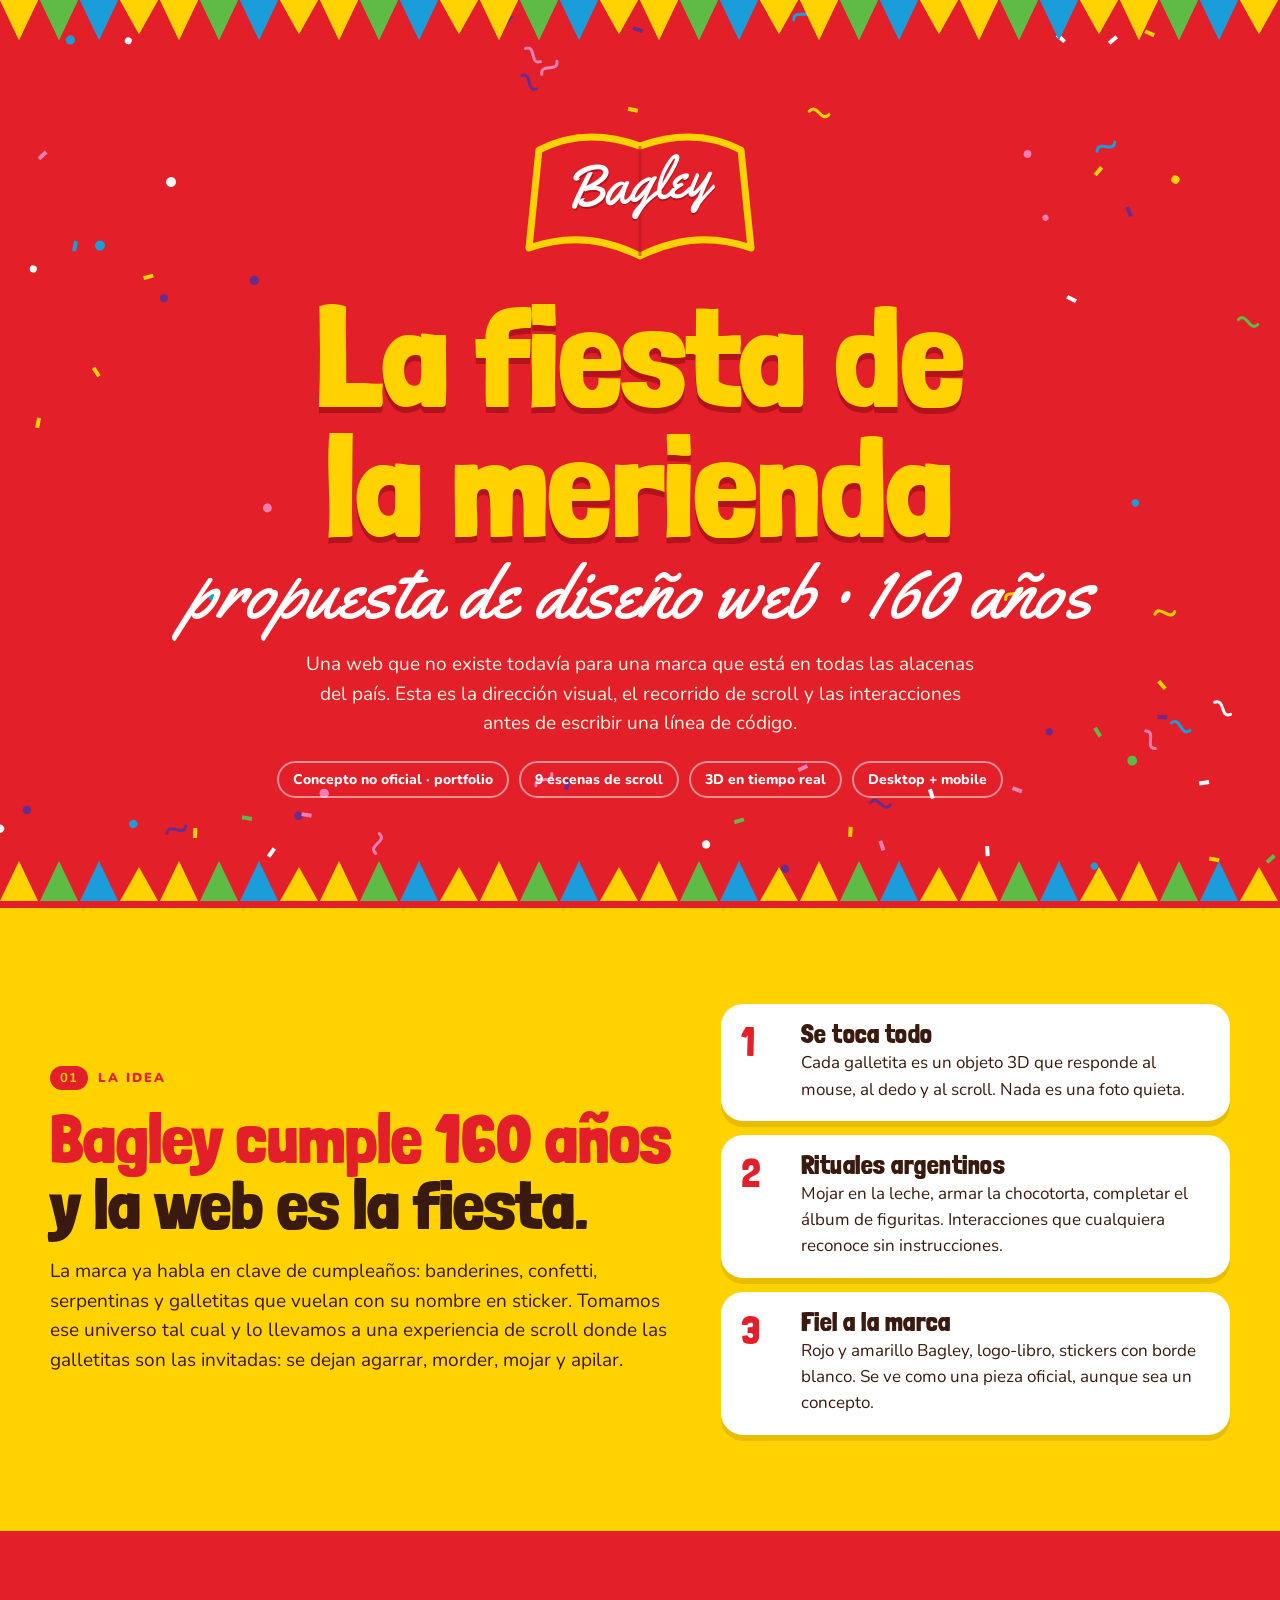
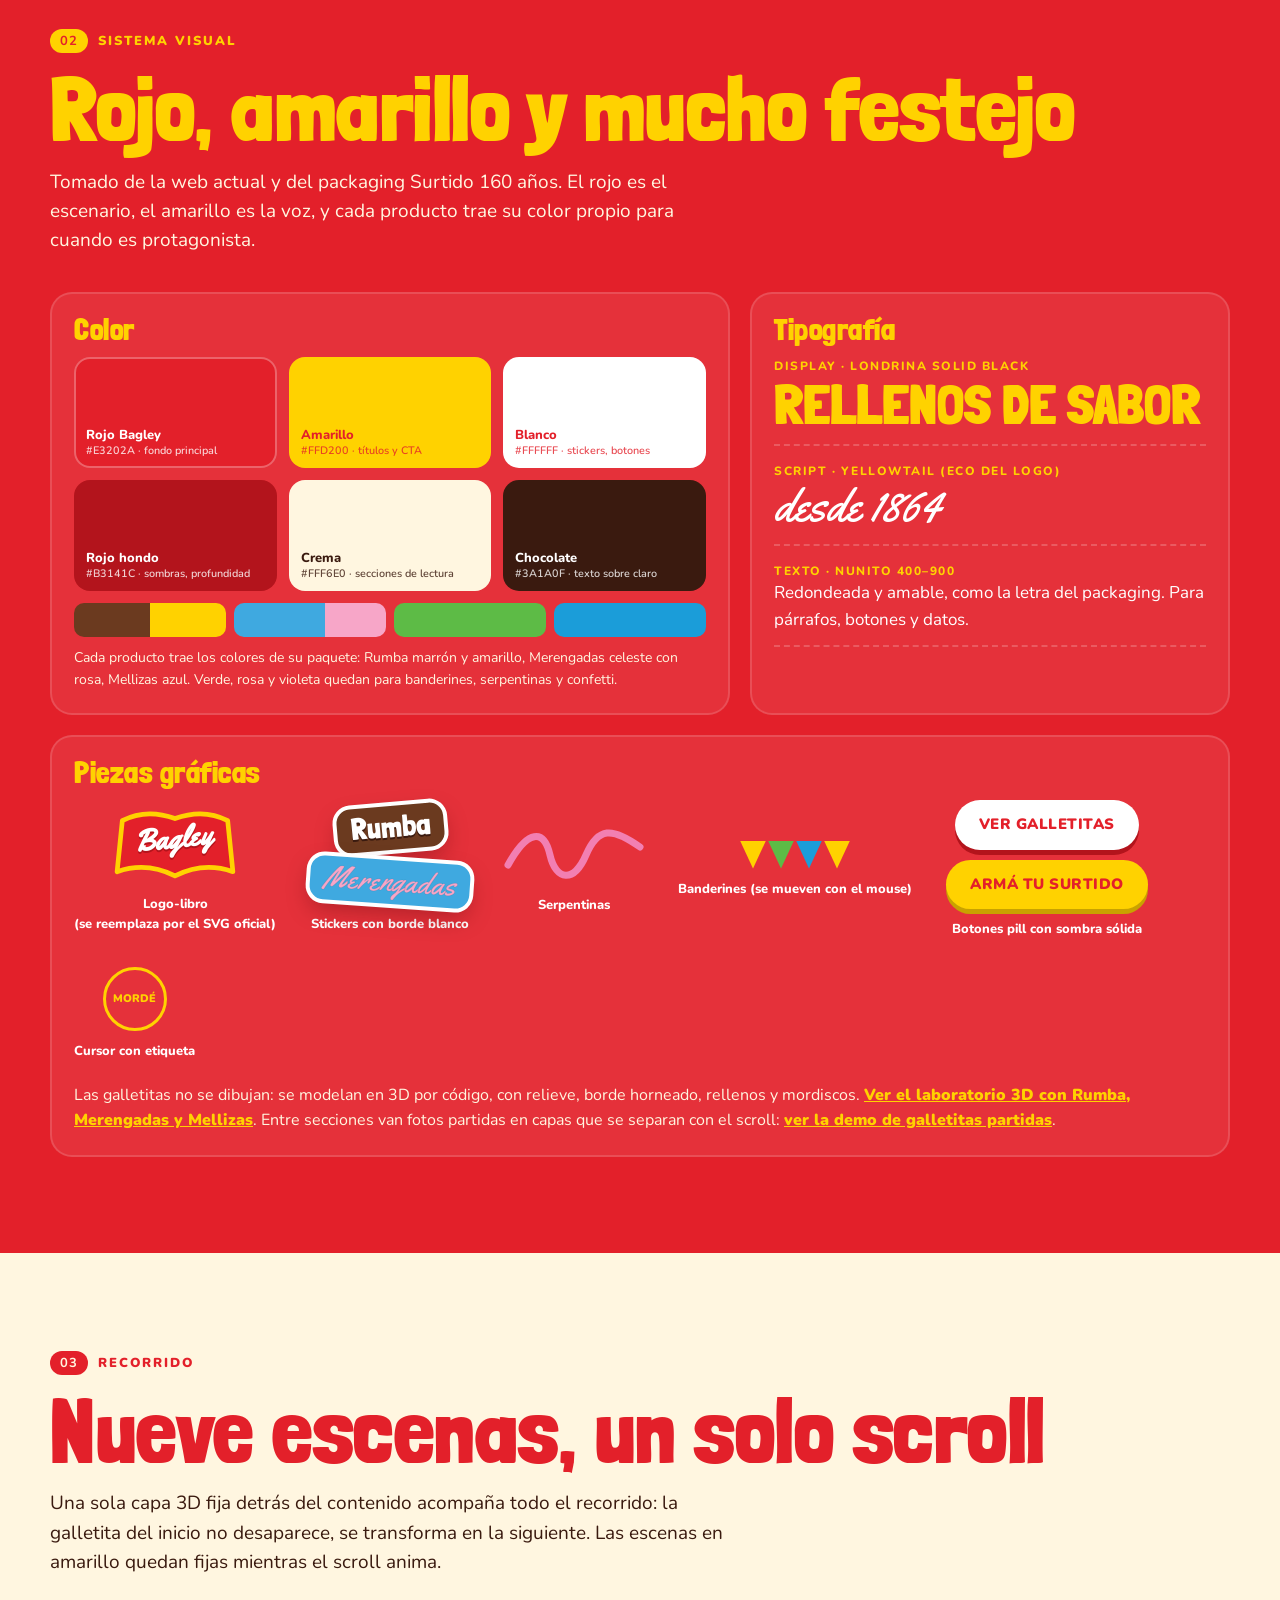
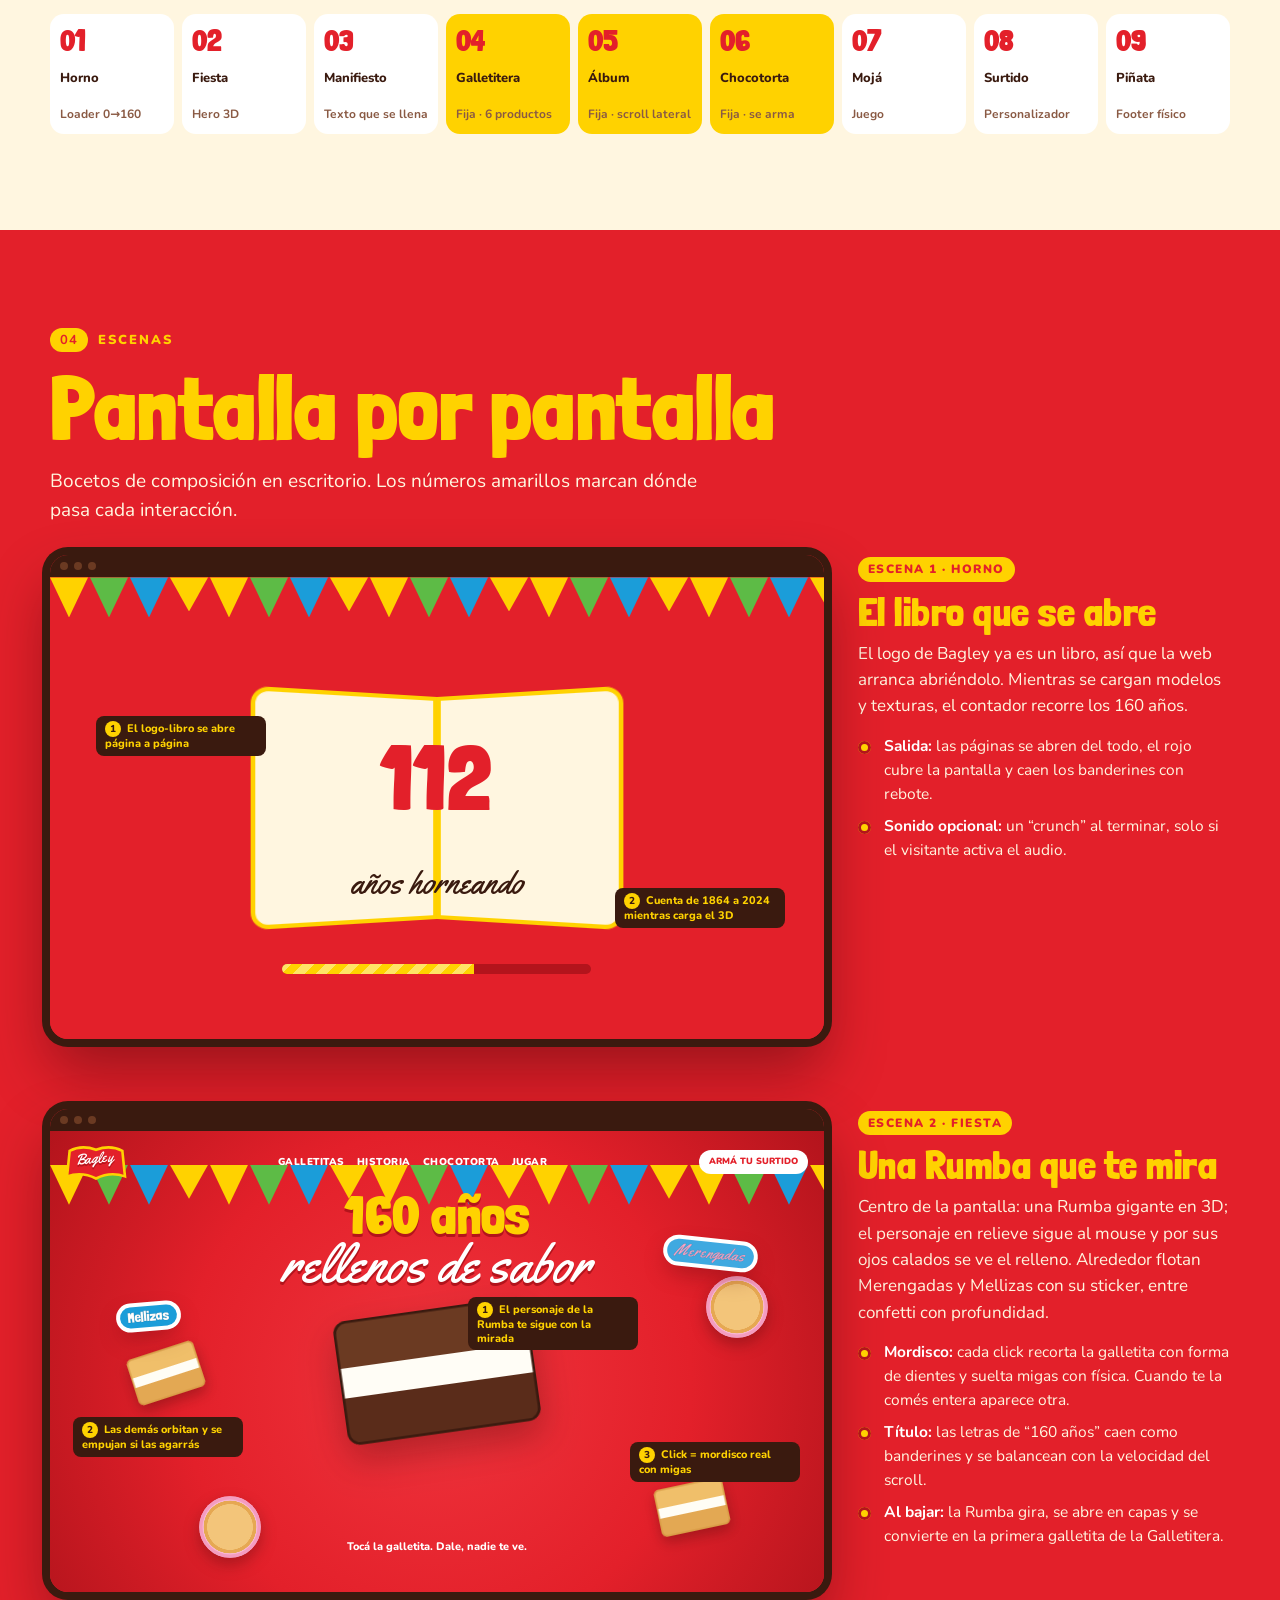
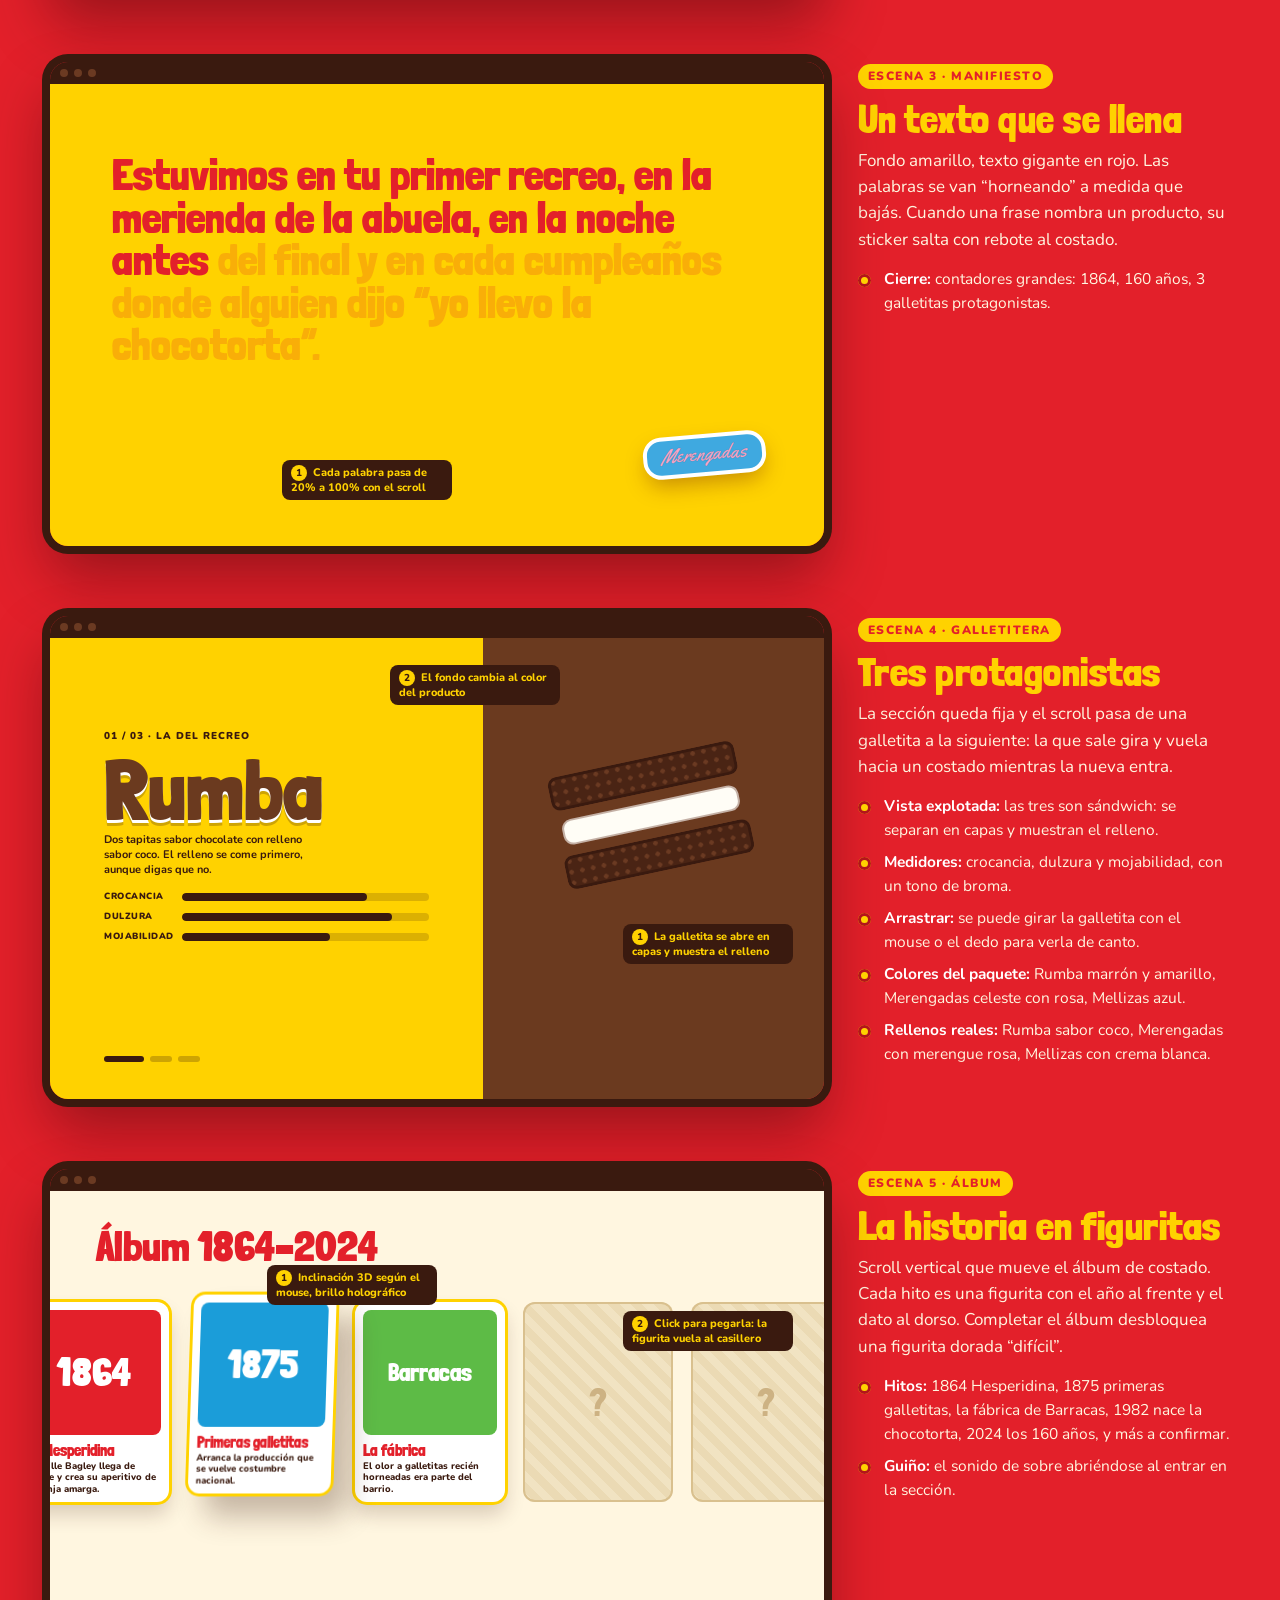
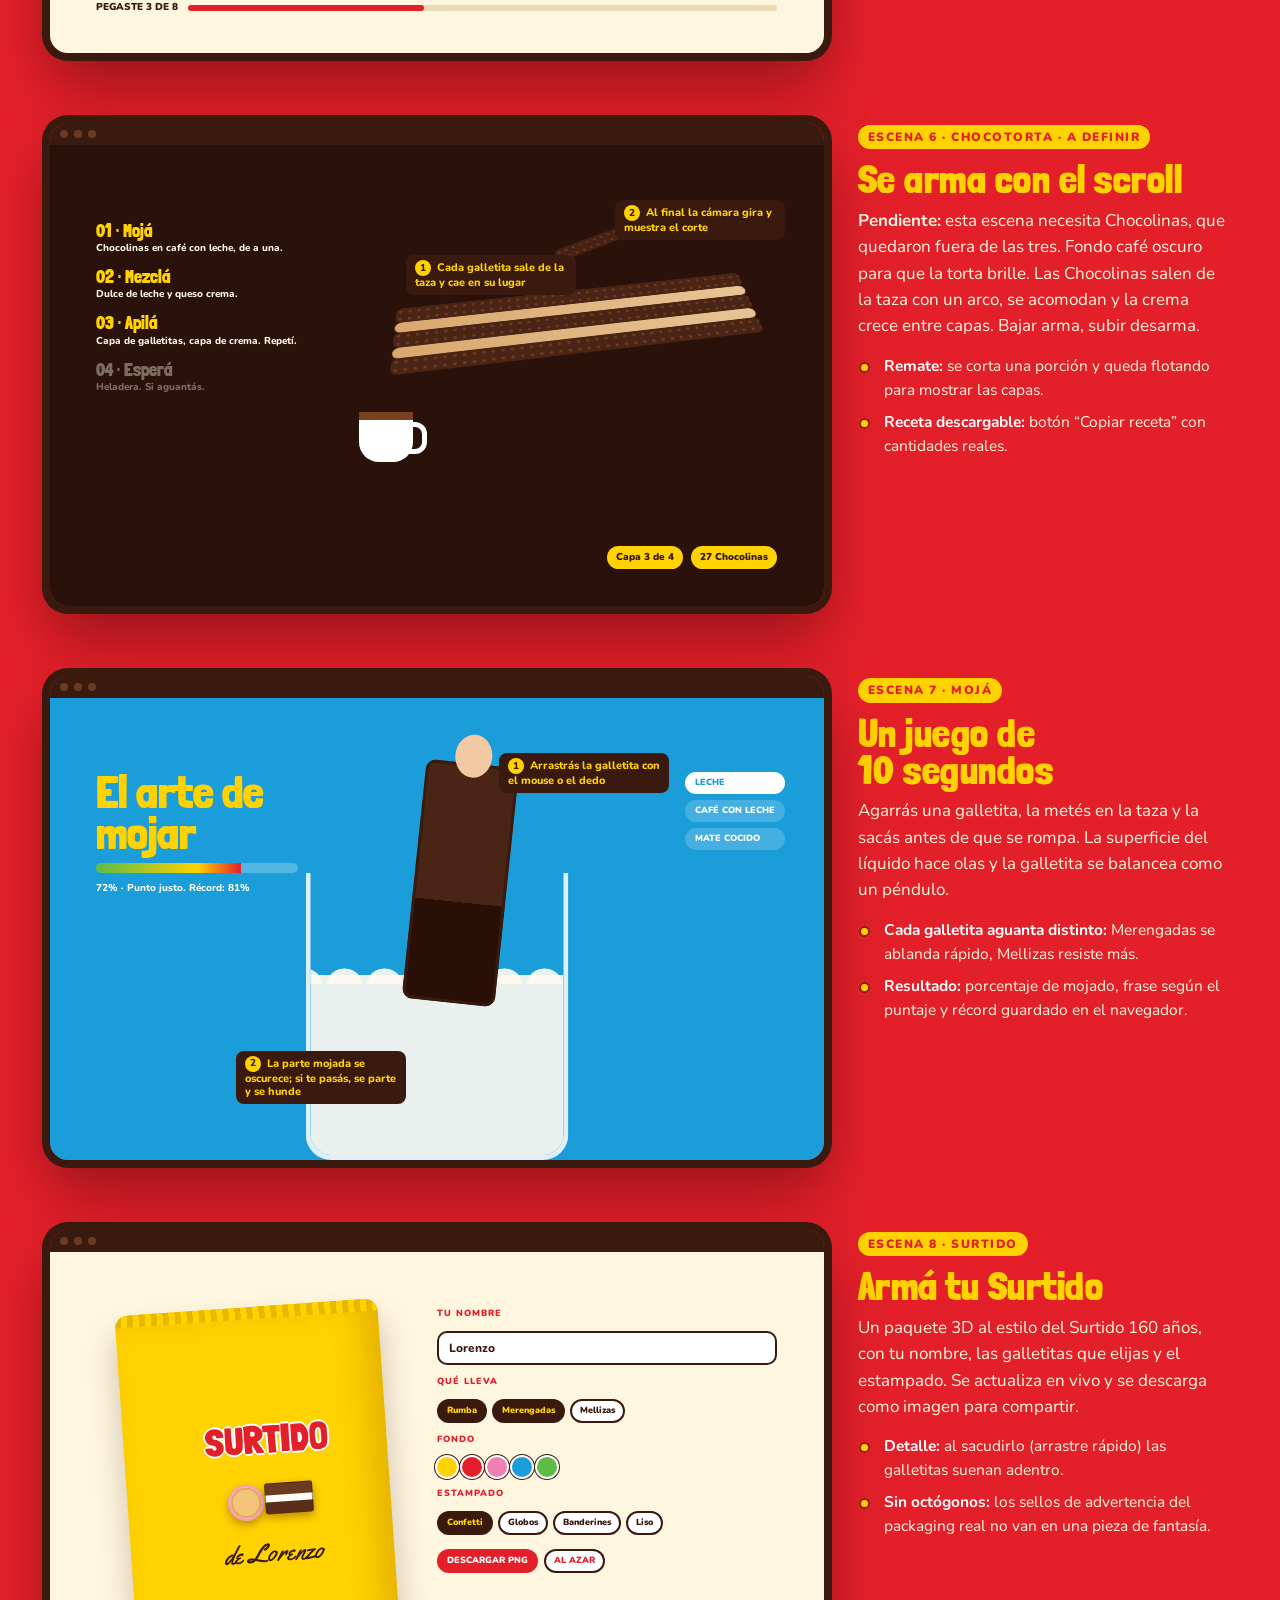
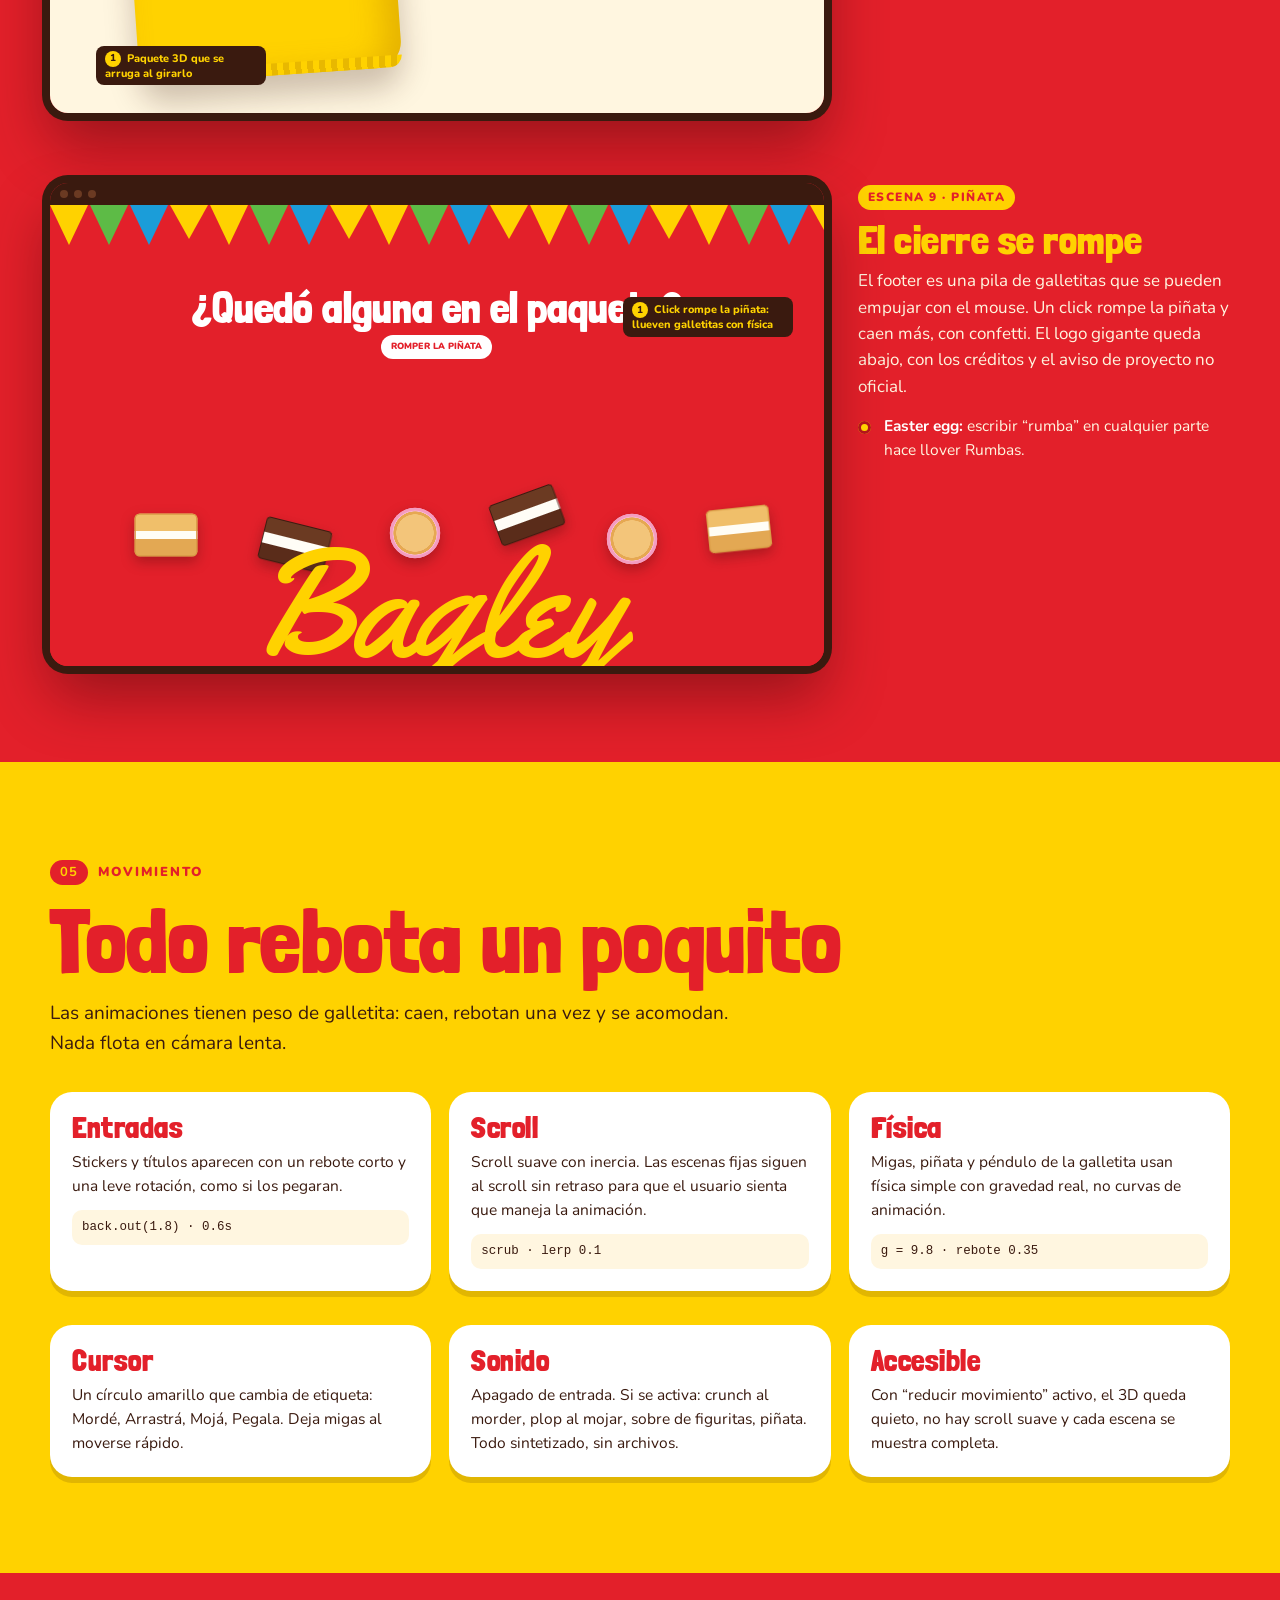
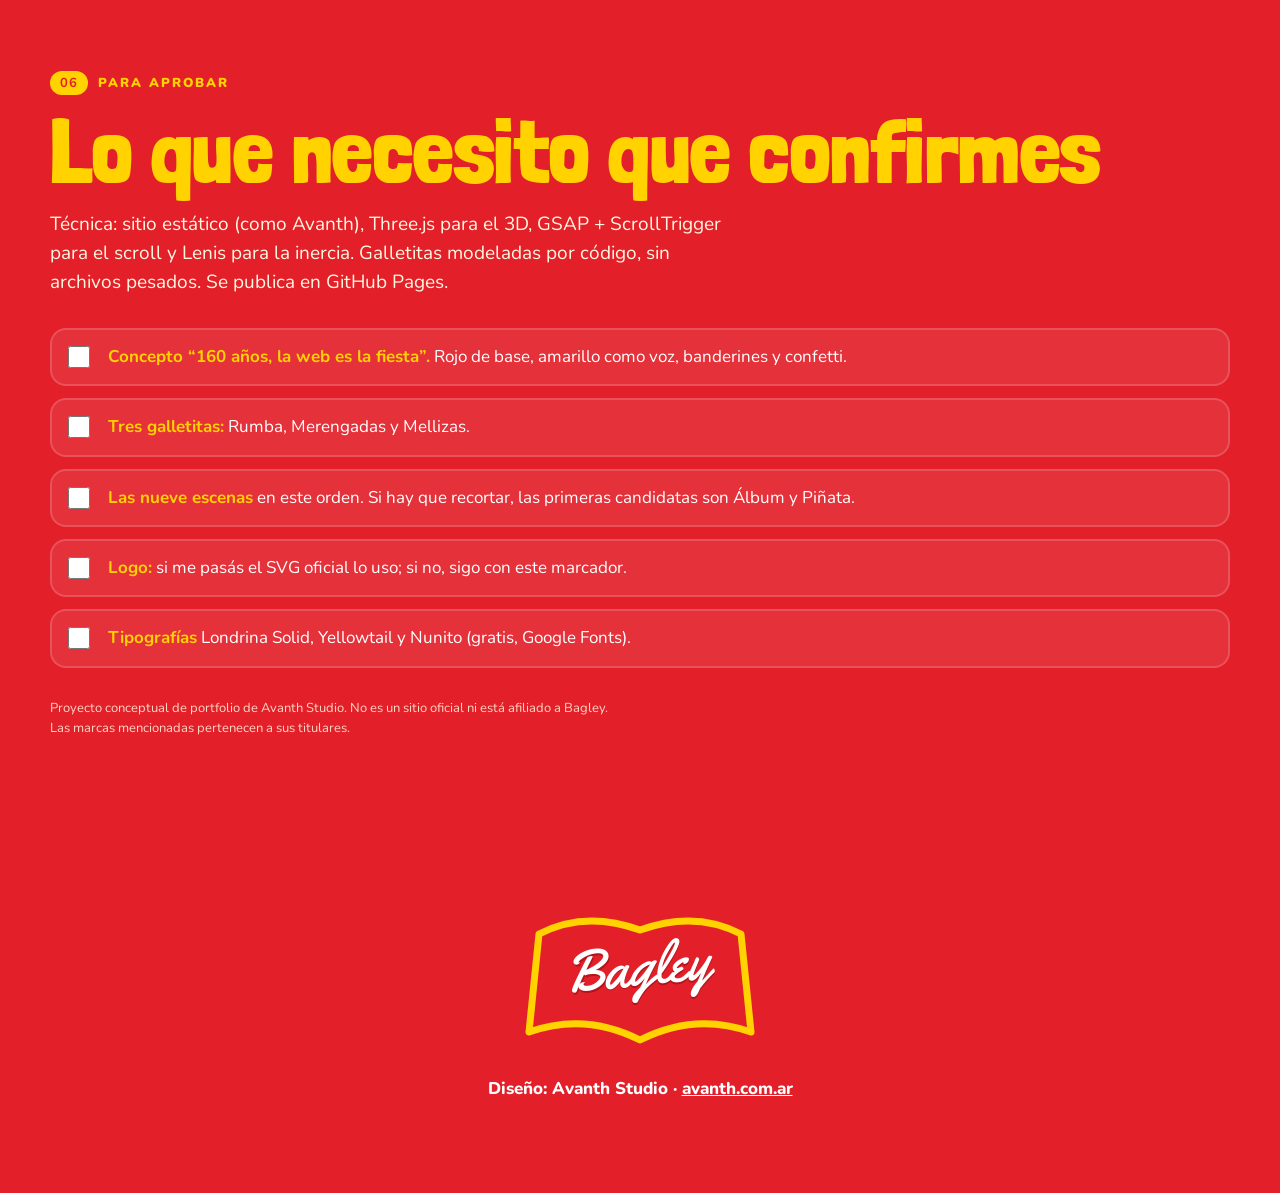
<file: design/index.html>
<!DOCTYPE html>
<html lang="es">
<head>
<meta charset="utf-8">
<meta name="viewport" content="width=device-width, initial-scale=1">
<title>Bagley Web Design</title>
<link rel="preconnect" href="https://fonts.googleapis.com">
<link rel="preconnect" href="https://fonts.gstatic.com" crossorigin>
<link href="https://fonts.googleapis.com/css2?family=Londrina+Solid:wght@300;400;900&family=Nunito:wght@400;600;700;800;900&family=Yellowtail&display=swap" rel="stylesheet">
<style>
:root {
  /* Mundo único: la fiesta de los 160 años. Rojo Bagley de fondo, amarillo como voz, el resto es confetti. */
  --rojo: #E3202A;
  --rojo-hondo: #B3141C;
  --amarillo: #FFD200;
  --crema: #FFF6E0;
  --choco: #3A1A0F;
  --blanco: #FFFFFF;
  /* festivos (banderines, serpentinas, fondos de producto) */
  --verde: #5DBB46;
  --azul: #1B9DD9;
  --rosa: #F27FB2;
  --violeta: #6A2C8C;
  --marino: #1B2A6B;
  --plata: #C7CCD4;
  --celeste: #3FA9E0;
  --cafe: #6B3A1F;

  --f-display: "Londrina Solid", "Arial Narrow", Impact, sans-serif;
  --f-script: "Yellowtail", "Brush Script MT", cursive;
  --f-body: "Nunito", "Trebuchet MS", system-ui, sans-serif;

  --r: 22px;
  --sticker: 0 0 0 4px var(--blanco), 0 10px 22px rgba(90, 8, 12, .35);
  color-scheme: light;
}
* { box-sizing: border-box; }
html { -webkit-text-size-adjust: 100%; }
body {
  margin: 0;
  background: var(--rojo);
  color: var(--blanco);
  font-family: var(--f-body);
  font-size: 17px;
  line-height: 1.55;
}
h1, h2, h3 { font-family: var(--f-display); font-weight: 900; line-height: .92; margin: 0; text-wrap: balance; letter-spacing: .5px; }
p { margin: 0; }
a { color: inherit; }
:focus-visible { outline: 3px solid var(--amarillo); outline-offset: 3px; }

.wrap { width: min(1180px, 100% - 40px); margin-inline: auto; }
section { padding: 96px 0; position: relative; }
.kicker {
  display: inline-flex; align-items: center; gap: 10px;
  font-weight: 900; font-size: 13px; letter-spacing: 2px; text-transform: uppercase;
  color: var(--amarillo);
}
.kicker b { background: var(--amarillo); color: var(--rojo); border-radius: 99px; padding: 2px 10px; letter-spacing: 1px; }
.h2 { font-size: clamp(48px, 7vw, 96px); color: var(--amarillo); margin: 14px 0 18px; }
.lead { max-width: 62ch; font-size: 19px; color: var(--crema); }
.on-yellow { background: var(--amarillo); color: var(--choco); }
.on-yellow .kicker { color: var(--rojo); }
.on-yellow .kicker b { background: var(--rojo); color: var(--amarillo); }
.on-yellow .h2 { color: var(--rojo); }
.on-yellow .lead { color: var(--choco); }
.on-cream { background: var(--crema); color: var(--choco); }
.on-cream .kicker { color: var(--rojo); }
.on-cream .kicker b { background: var(--rojo); color: var(--crema); }
.on-cream .h2 { color: var(--rojo); }
.on-cream .lead { color: var(--choco); }

/* ---------- banderines ---------- */
.bunting { position: absolute; left: 0; right: 0; height: 46px; pointer-events: none; display: flex; overflow: hidden; }
.bunting.top { top: 0; }
.bunting.bottom { bottom: -1px; transform: scaleY(-1); }
.bunting i {
  flex: 0 0 38px; height: 40px; margin-right: 2px;
  clip-path: polygon(0 0, 100% 0, 50% 100%);
  transform-origin: 50% 0;
}
.bunting i:nth-child(4n+1) { background: var(--amarillo); }
.bunting i:nth-child(4n+2) { background: var(--verde); }
.bunting i:nth-child(4n+3) { background: var(--azul); }
.bunting i:nth-child(4n+4) { background: var(--amarillo); height: 34px; }
@media (prefers-reduced-motion: no-preference) {
  .bunting.swing i { animation: swing 2.6s ease-in-out infinite; }
  .bunting.swing i:nth-child(odd) { animation-delay: -1.3s; }
}
@keyframes swing { 0%,100% { transform: rotate(-4deg); } 50% { transform: rotate(4deg); } }

/* ---------- logo (marcador hasta tener el SVG oficial) ---------- */
.logo { display: inline-block; position: relative; width: 230px; aspect-ratio: 230/150; }
.logo svg { width: 100%; height: 100%; display: block; overflow: visible; }
.logo span {
  position: absolute; inset: 22% 0 0; text-align: center;
  font-family: var(--f-script); color: var(--blanco); font-size: 58px; line-height: 1;
  transform: rotate(-6deg); text-shadow: 0 2px 0 var(--rojo-hondo);
}
.logo.sm { width: 120px; }
.logo.sm span { font-size: 30px; }

/* ---------- stickers de producto ---------- */
.stk {
  display: inline-block; font-family: var(--f-display); font-weight: 900;
  font-size: 30px; line-height: 1; padding: 6px 14px 8px; border-radius: 14px;
  color: var(--blanco); box-shadow: var(--sticker); transform: rotate(-5deg);
  -webkit-text-stroke: 1px rgba(0,0,0,.08);
}
.stk.sonrisas { background: var(--rosa); }
.stk.rumba { background: var(--cafe); color: var(--blanco); -webkit-text-stroke: 0; text-shadow: 0 2px 0 #3A1A0F; }
.stk.opera { background: linear-gradient(135deg, #EEF0F3, var(--plata) 55%, #F7F8FA); color: var(--marino); }
.stk.chocolinas { background: var(--violeta); color: var(--amarillo); }
.stk.merengadas { background: var(--celeste); color: #F7A6C8; font-family: var(--f-script); font-weight: 400; }
.stk.mellizas { background: var(--azul); }

/* ---------- galletitas dibujadas (referencia de forma para el 3D) ---------- */
.ck { position: relative; display: inline-block; flex: none; filter: drop-shadow(0 12px 14px rgba(70, 10, 10, .35)); }
.ck-sonrisas { width: 120px; height: 120px; border-radius: 50%;
  background: radial-gradient(circle at 40% 35%, #FBE3A2, #EBB65B 70%, #C98B35);
  box-shadow: inset 0 0 0 7px #E7AE52, inset 0 0 0 9px #F7D894; }
.ck-sonrisas::before, .ck-sonrisas::after { content: ""; position: absolute; top: 34%; width: 14%; height: 12%; background: #D8285A; border-radius: 50% 50% 40% 40%; }
.ck-sonrisas::before { left: 28%; }
.ck-sonrisas::after { right: 28%; }
.ck-sonrisas b { position: absolute; left: 25%; right: 25%; top: 55%; height: 22%; background: #D8285A; border-radius: 0 0 99px 99px; box-shadow: inset 0 -4px 0 #A8153F; }
.ck-rumba { width: 150px; height: 96px; border-radius: 10px;
  background: linear-gradient(#6B3A22 0 38%, #FFFDF6 38% 62%, #5A2C1A 62%);
  box-shadow: inset 0 0 0 2px #3A1A0F; }
.ck-opera { width: 170px; height: 70px; border-radius: 4px;
  background: linear-gradient(#F4DE9C 0 30%, #FFF8EC 30% 42%, #F1D88F 42% 58%, #FFF8EC 58% 70%, #F4DE9C 70%);
  box-shadow: inset 0 0 0 2px #E2C470; }
.ck-chocolinas { width: 150px; height: 74px; border-radius: 8px;
  background: radial-gradient(circle, #6B3A22 2px, transparent 2.5px) 0 0/12px 12px, #4A2414;
  box-shadow: inset 0 0 0 5px #3A1A0F, inset 0 0 0 7px #6B3A22; }
.ck-merengadas { width: 112px; height: 112px; border-radius: 50%;
  background: radial-gradient(circle, #F3C57A 0 52%, #E6A852 53% 60%, #F8B7D0 61%);
  box-shadow: inset 0 0 0 6px #F49CC0; }
.ck-mellizas { width: 140px; height: 96px; border-radius: 12px;
  background: linear-gradient(#F0BF6A 0 40%, #FFFDF5 40% 60%, #E3A853 60%);
  box-shadow: inset 0 0 0 3px #D89A45; }

/* ---------- cover ---------- */
.cover { min-height: 640px; display: grid; place-items: center; text-align: center; padding: 120px 0 110px; overflow: hidden; }
#confetti { position: absolute; inset: 0; width: 100%; height: 100%; pointer-events: none; }
.cover .wrap { position: relative; display: grid; justify-items: center; gap: 22px; }
.cover h1 { font-size: clamp(64px, 11vw, 150px); color: var(--amarillo); text-shadow: 0 6px 0 var(--rojo-hondo); }
.cover h1 em { font-family: var(--f-script); font-style: normal; font-weight: 400; color: var(--blanco); display: block; font-size: .55em; margin-top: 6px; text-shadow: none; }
.cover .lead { text-align: center; }
.meta-row { display: flex; flex-wrap: wrap; justify-content: center; gap: 10px; }
.pill { border: 2px solid rgba(255,255,255,.5); border-radius: 99px; padding: 6px 14px; font-weight: 800; font-size: 14px; }

/* ---------- idea ---------- */
.idea-grid { display: grid; grid-template-columns: 1.1fr .9fr; gap: 48px; align-items: center; }
.big-quote { font-family: var(--f-display); font-weight: 900; font-size: clamp(40px, 5.4vw, 72px); line-height: .95; color: var(--rojo); }
.big-quote span { color: var(--choco); }
.pillars { display: grid; gap: 14px; }
.pillar { background: var(--blanco); border-radius: var(--r); padding: 18px 20px; display: grid; grid-template-columns: 46px 1fr; gap: 14px; align-items: start; box-shadow: 0 6px 0 rgba(58,26,15,.12); }
.pillar .n { font-family: var(--f-display); font-size: 40px; line-height: 1; color: var(--rojo); }
.pillar h3 { font-size: 26px; color: var(--choco); margin-bottom: 4px; }

/* ---------- sistema ---------- */
.sys { display: grid; grid-template-columns: repeat(12, 1fr); gap: 20px; margin-top: 36px; }
.card { background: rgba(255,255,255,.08); border: 2px solid rgba(255,255,255,.14); border-radius: var(--r); padding: 22px; }
.card h3 { font-size: 30px; color: var(--amarillo); margin-bottom: 14px; }
.c-colors { grid-column: span 7; }
.c-type { grid-column: span 5; }
.c-shapes { grid-column: span 12; }
.swatches { display: grid; grid-template-columns: repeat(3, 1fr); gap: 12px; }
.sw { border-radius: 16px; padding: 70px 12px 10px; font-weight: 800; font-size: 13px; line-height: 1.3; }
.sw small { display: block; font-weight: 600; opacity: .8; font-variant-numeric: tabular-nums; }
.sw-row { display: flex; gap: 8px; margin-top: 12px; }
.sw-row i { flex: 1; height: 34px; border-radius: 10px; }
.sw-note { margin-top: 10px; font-size: 14px; color: var(--crema); }
.type-spec { display: grid; gap: 16px; }
.type-spec div { border-bottom: 2px dashed rgba(255,255,255,.2); padding-bottom: 12px; }
.type-spec small { display: block; font-size: 12px; font-weight: 800; letter-spacing: 1.5px; text-transform: uppercase; color: var(--amarillo); }
.t-display { font-family: var(--f-display); font-weight: 900; font-size: 56px; line-height: 1; }
.t-script { font-family: var(--f-script); font-size: 46px; line-height: 1.1; }
.t-body { font-size: 17px; }
.shapes { display: flex; flex-wrap: wrap; gap: 28px 34px; align-items: center; }
.shape-item { display: grid; justify-items: center; gap: 10px; font-size: 13px; font-weight: 800; text-align: center; }
.btn {
  display: inline-flex; align-items: center; gap: 8px; font-family: var(--f-body); font-weight: 900; font-size: 15px;
  letter-spacing: .5px; text-transform: uppercase; border-radius: 99px; padding: 13px 24px; border: 0; cursor: pointer;
}
.btn-white { background: var(--blanco); color: var(--rojo); box-shadow: 0 5px 0 var(--rojo-hondo); }
.btn-yellow { background: var(--amarillo); color: var(--rojo); box-shadow: 0 5px 0 #C9A200; }
.serpentina { width: 140px; height: 60px; }
.cursor-demo { width: 64px; height: 64px; border-radius: 50%; border: 3px solid var(--amarillo); display: grid; place-items: center; font-size: 11px; font-weight: 900; color: var(--amarillo); text-transform: uppercase; }
.cookie-row { display: flex; flex-wrap: wrap; gap: 26px; align-items: center; justify-content: center; padding: 10px 0; }

/* ---------- storyboard ---------- */
.flow { display: grid; grid-template-columns: repeat(9, 1fr); gap: 8px; margin-top: 36px; counter-reset: s; }
.flow div { background: var(--blanco); color: var(--choco); border-radius: 14px; padding: 12px 10px; font-weight: 800; font-size: 13px; line-height: 1.25; min-height: 120px; display: flex; flex-direction: column; justify-content: space-between; }
.flow div::before { counter-increment: s; content: counter(s, decimal-leading-zero); font-family: var(--f-display); font-size: 30px; color: var(--rojo); line-height: 1; }
.flow small { display: block; font-weight: 700; color: #8A5A44; font-size: 12px; margin-top: 6px; }
.flow .pin { background: var(--amarillo); }

/* ---------- mockups ---------- */
.screen { display: grid; grid-template-columns: 1.35fr .65fr; gap: 34px; align-items: start; margin-top: 30px; }
.screen + .screen { margin-top: 70px; }
.frame {
  position: relative; aspect-ratio: 16/10; border-radius: 18px; overflow: hidden;
  box-shadow: 0 0 0 8px var(--choco), 0 30px 60px rgba(60, 5, 8, .45);
  background: var(--rojo); isolation: isolate;
}
.frame .bar { position: absolute; top: 0; left: 0; right: 0; height: 22px; background: var(--choco); display: flex; gap: 6px; align-items: center; padding-left: 10px; z-index: 5; }
.frame .bar i { width: 8px; height: 8px; border-radius: 50%; background: #6B3A22; }
.frame .vp { position: absolute; inset: 22px 0 0; overflow: hidden; }
.notes h3 { font-size: 40px; color: var(--amarillo); margin-bottom: 10px; }
.notes .tag { display: inline-block; font-weight: 900; font-size: 12px; letter-spacing: 1.5px; text-transform: uppercase; background: var(--amarillo); color: var(--rojo); border-radius: 99px; padding: 3px 10px; margin-bottom: 12px; }
.notes p { color: var(--crema); margin-bottom: 14px; }
.notes ul { margin: 0; padding: 0; list-style: none; display: grid; gap: 8px; }
.notes li { padding-left: 26px; position: relative; color: var(--crema); font-size: 15.5px; }
.notes li::before { content: ""; position: absolute; left: 0; top: 7px; width: 13px; height: 13px; border-radius: 50%; background: var(--amarillo); box-shadow: inset 0 0 0 3px var(--rojo-hondo); }
.notes li b { color: var(--blanco); }
.on-yellow .notes h3, .on-cream .notes h3 { color: var(--rojo); }
.on-yellow .notes p, .on-yellow .notes li, .on-cream .notes p, .on-cream .notes li { color: var(--choco); }
.on-yellow .notes li b, .on-cream .notes li b { color: var(--rojo); }

/* mini-UI dentro de los frames (escala reducida) */
.m-nav { position: absolute; top: 12px; left: 16px; right: 16px; display: flex; justify-content: space-between; align-items: center; z-index: 4; }
.m-nav .links { display: flex; gap: 12px; font-size: 10px; font-weight: 900; text-transform: uppercase; letter-spacing: .5px; }
.m-btn { background: var(--blanco); color: var(--rojo); font-weight: 900; font-size: 9px; text-transform: uppercase; border-radius: 99px; padding: 5px 10px; }
.abs { position: absolute; }
.hl { font-family: var(--f-display); font-weight: 900; line-height: .9; }
.annot {
  position: absolute; z-index: 6; background: var(--choco); color: var(--amarillo);
  font-size: 11px; font-weight: 800; line-height: 1.25; padding: 5px 9px; border-radius: 8px; max-width: 170px;
}
.annot::before { content: attr(data-n); display: inline-grid; place-items: center; width: 16px; height: 16px; border-radius: 50%; background: var(--amarillo); color: var(--choco); font-size: 10px; margin-right: 6px; }

/* frame: loader */
.f-loader .vp { background: var(--rojo); display: grid; place-items: center; }
.book { position: relative; width: 46%; aspect-ratio: 2/1.25; perspective: 600px; }
.book .page { position: absolute; top: 0; bottom: 0; width: 50%; background: var(--crema); border: 4px solid var(--amarillo); }
.book .page.l { left: 0; border-radius: 16px 0 0 16px; transform: rotateY(18deg); transform-origin: right; }
.book .page.r { right: 0; border-radius: 0 16px 16px 0; transform: rotateY(-18deg); transform-origin: left; }
.book .count { position: absolute; inset: 0; display: grid; place-items: center; font-family: var(--f-display); font-weight: 900; color: var(--rojo); font-size: clamp(40px, 7vw, 92px); z-index: 2; }
.book .count small { display: block; font-family: var(--f-script); font-weight: 400; font-size: .36em; color: var(--choco); text-align: center; margin-top: -10px; }
.loadbar { position: absolute; bottom: 14%; left: 30%; right: 30%; height: 10px; border-radius: 99px; background: var(--rojo-hondo); overflow: hidden; }
.loadbar i { display: block; width: 62%; height: 100%; background: repeating-linear-gradient(-45deg, var(--amarillo) 0 8px, #FFE466 8px 16px); }

/* frame: hero */
.f-hero .vp { background: radial-gradient(circle at 50% 55%, #F0343D, var(--rojo) 55%, var(--rojo-hondo)); }
.hero-sonrisa { left: 50%; top: 52%; transform: translate(-50%, -50%) scale(1.55); }
.hero-title { left: 0; right: 0; top: 13%; text-align: center; color: var(--amarillo); font-size: clamp(22px, 4.2vw, 54px); text-shadow: 0 3px 0 var(--rojo-hondo); }
.hero-title em { font-family: var(--f-script); font-weight: 400; font-style: normal; color: var(--blanco); }
.hero-sub { left: 0; right: 0; bottom: 8%; text-align: center; font-size: 11px; font-weight: 800; }
.orb { transform: scale(.55); }

/* frame: manifiesto */
.f-mani .vp { background: var(--amarillo); padding: 9% 8%; }
.mani-text { font-family: var(--f-display); font-weight: 900; font-size: clamp(18px, 3.4vw, 44px); line-height: .98; color: rgba(227, 32, 42, .2); }
.mani-text b { color: var(--rojo); font-weight: 900; }

/* frame: galletitera */
.f-prod .vp { background: linear-gradient(90deg, var(--amarillo) 0 56%, var(--cafe) 56%); }
.f-prod .side { position: absolute; left: 7%; top: 18%; width: 42%; color: var(--choco); }
.f-prod .idx { font-weight: 900; font-size: 10px; letter-spacing: 1px; }
.f-prod .name { font-size: clamp(34px, 6.6vw, 86px); color: var(--cafe); text-shadow: 0 3px 0 var(--blanco), 0 6px 0 rgba(58,26,15,.25); margin: 4px 0 6px; }
.f-prod .desc { font-size: 11px; font-weight: 700; line-height: 1.35; max-width: 32ch; }
.meters { display: grid; gap: 6px; margin-top: 12px; font-size: 9px; font-weight: 900; text-transform: uppercase; letter-spacing: .5px; }
.meter { display: grid; grid-template-columns: 70px 1fr; gap: 8px; align-items: center; }
.meter i { height: 8px; border-radius: 99px; background: rgba(58,26,15,.18); position: relative; overflow: hidden; }
.meter i::after { content: ""; position: absolute; inset: 0; width: var(--v); background: var(--choco); border-radius: 99px; }
.explode { position: absolute; right: 10%; top: 26%; display: grid; justify-items: center; transform: rotate(-12deg); }
.explode .l1, .explode .l3 { width: 190px; height: 34px; border-radius: 9px; background: radial-gradient(circle, #6B3A22 2px, transparent 2.5px) 0 0/11px 11px, #4A2414; box-shadow: inset 0 0 0 3px #3A1A0F; }
.explode .l2 { width: 176px; height: 22px; border-radius: 8px; background: #FFFDF6; margin: 12px 0; box-shadow: 0 0 0 2px rgba(255,255,255,.6); }
.dots { position: absolute; bottom: 8%; left: 7%; display: flex; gap: 6px; }
.dots i { width: 22px; height: 6px; border-radius: 99px; background: rgba(58,26,15,.25); }
.dots i.on { background: var(--choco); width: 40px; }

/* frame: álbum */
.f-album .vp { background: var(--crema); }
.album-track { position: absolute; top: 24%; left: -4%; display: flex; gap: 18px; }
.figu { width: 150px; aspect-ratio: 3/4; border-radius: 12px; background: var(--blanco); box-shadow: 0 0 0 3px var(--amarillo), 0 12px 20px rgba(58,26,15,.2); padding: 8px; display: grid; grid-template-rows: 1fr auto; color: var(--choco); }
.figu .art { border-radius: 8px; display: grid; place-items: center; font-family: var(--f-display); font-weight: 900; color: var(--blanco); font-size: 40px; }
.figu .cap { font-size: 9.5px; font-weight: 800; line-height: 1.2; padding-top: 6px; }
.figu .cap b { display: block; font-family: var(--f-display); font-size: 16px; color: var(--rojo); }
.figu.tilt { transform: rotateY(-18deg) rotateX(6deg) translateY(-8px); box-shadow: 0 0 0 3px var(--amarillo), 18px 22px 30px rgba(58,26,15,.3); }
.figu.empty { background: repeating-linear-gradient(45deg, #F1E3C2 0 8px, #EBDAB4 8px 16px); box-shadow: inset 0 0 0 2px #D9C08E; display: grid; place-items: center; font-family: var(--f-display); font-size: 40px; color: #CDB283; }
.album-head { position: absolute; left: 6%; top: 8%; color: var(--rojo); font-size: clamp(20px, 3.3vw, 42px); }
.album-progress { position: absolute; left: 6%; bottom: 8%; right: 6%; display: flex; align-items: center; gap: 10px; font-size: 10px; font-weight: 900; color: var(--choco); }
.album-progress i { flex: 1; height: 6px; border-radius: 99px; background: #EBDAB4; position: relative; }
.album-progress i::after { content: ""; position: absolute; inset: 0; width: 40%; background: var(--rojo); border-radius: 99px; }

/* frame: chocotorta */
.f-torta .vp { background: #2A120A; }
.torta-steps { position: absolute; left: 6%; top: 16%; width: 34%; display: grid; gap: 10px; }
.torta-steps div { font-size: 10px; font-weight: 800; color: rgba(255,246,224,.4); line-height: 1.3; }
.torta-steps div b { display: block; font-family: var(--f-display); font-size: 18px; }
.torta-steps .on { color: var(--crema); }
.torta-steps .on b { color: var(--amarillo); }
.stack { position: absolute; right: 9%; top: 26%; width: 46%; transform: perspective(500px) rotateX(38deg) rotateZ(-8deg); display: grid; }
.stack .ly { height: 18px; border-radius: 6px; background: radial-gradient(circle, #6B3A22 1.5px, transparent 2px) 0 0/9px 9px, #4A2414; }
.stack .cr { height: 12px; border-radius: 6px; background: linear-gradient(90deg, #D9A86E, #E8C495); }
.stack .ly.falling { transform: translate(40px, -60px) rotate(-20deg); width: 30%; justify-self: center; opacity: .9; }
.cup { position: absolute; left: 40%; top: 58%; width: 54px; height: 50px; background: var(--blanco); border-radius: 0 0 20px 20px; box-shadow: inset 0 8px 0 #7A4320; }
.cup::after { content: ""; position: absolute; right: -14px; top: 10px; width: 16px; height: 22px; border: 5px solid var(--blanco); border-left: 0; border-radius: 0 12px 12px 0; }
.torta-hud { position: absolute; right: 6%; bottom: 8%; display: flex; gap: 8px; }
.torta-hud span { background: var(--amarillo); color: var(--choco); font-size: 10px; font-weight: 900; border-radius: 99px; padding: 4px 9px; }

/* frame: mojar */
.f-dunk .vp { background: var(--azul); }
.glass { position: absolute; left: 50%; bottom: 0; width: 34%; height: 62%; transform: translateX(-50%); border: 5px solid rgba(255,255,255,.85); border-top: 0; border-radius: 0 0 26px 26px; overflow: hidden; }
.glass .milk { position: absolute; left: 0; right: 0; bottom: 0; height: 64%; background: rgba(255, 250, 240, .9); }
.glass .milk::before { content: ""; position: absolute; left: -10%; right: -10%; top: -9px; height: 18px; background: radial-gradient(ellipse at 50% 100%, rgba(255,250,240,.9) 60%, transparent 62%) 0 0/40px 18px repeat-x; }
.dunk-cookie { position: absolute; left: 47%; top: 14%; width: 12%; height: 52%; border-radius: 10px; background: linear-gradient(#4A2414 0 58%, #2A0F06 58%); box-shadow: inset 0 0 0 3px #3A1A0F; transform: rotate(6deg); z-index: 1; }
.dunk-cookie::after { content: ""; position: absolute; left: 30%; top: -12%; width: 40%; height: 18%; border-radius: 50%; background: #F3C9A3; }
.gauge { position: absolute; left: 6%; top: 16%; width: 26%; color: var(--blanco); }
.gauge .hl { font-size: clamp(22px, 3.6vw, 46px); color: var(--amarillo); }
.gauge .bar2 { height: 10px; border-radius: 99px; background: rgba(255,255,255,.25); margin: 8px 0; overflow: hidden; }
.gauge .bar2 i { display: block; height: 100%; width: 72%; background: linear-gradient(90deg, var(--verde), var(--amarillo) 70%, var(--rojo)); }
.gauge p { font-size: 10px; font-weight: 800; }
.liquids { position: absolute; right: 5%; top: 16%; display: grid; gap: 6px; }
.liquids span { background: rgba(255,255,255,.18); border-radius: 99px; font-size: 9px; font-weight: 900; padding: 4px 10px; text-transform: uppercase; }
.liquids span.on { background: var(--blanco); color: var(--azul); }

/* frame: surtido */
.f-bag .vp { background: var(--crema); }
.bag { position: absolute; left: 10%; top: 12%; width: 34%; height: 80%; background: var(--amarillo); border-radius: 18px 18px 26px 26px / 12px 12px 26px 26px; box-shadow: inset -16px 0 30px rgba(180, 120, 0, .35), 0 20px 30px rgba(58,26,15,.25); transform: rotate(-4deg); display: grid; justify-items: center; align-content: center; gap: 4px; padding: 10px; text-align: center; }
.bag::before, .bag::after { content: ""; position: absolute; left: 0; right: 0; height: 12px; background: repeating-linear-gradient(90deg, #E8B800 0 6px, var(--amarillo) 6px 12px); }
.bag::before { top: 0; border-radius: 18px 18px 0 0; }
.bag::after { bottom: 0; border-radius: 0 0 26px 26px; }
.bag .surt { font-family: var(--f-display); font-weight: 900; color: var(--rojo); font-size: clamp(16px, 3vw, 40px); text-shadow: 0 2px 0 var(--blanco), 0 -2px 0 var(--blanco), 2px 0 0 var(--blanco), -2px 0 0 var(--blanco); }
.bag .name { font-family: var(--f-script); font-size: clamp(12px, 2vw, 26px); color: var(--choco); }
.bag .mini { display: flex; gap: 4px; transform: scale(.32); margin: -28px 0; }
.controls { position: absolute; right: 6%; top: 12%; width: 44%; display: grid; gap: 10px; color: var(--choco); }
.controls .lbl { font-size: 9px; font-weight: 900; letter-spacing: 1px; text-transform: uppercase; color: var(--rojo); }
.controls .input { background: var(--blanco); border: 2px solid var(--choco); border-radius: 10px; padding: 6px 10px; font-size: 12px; font-weight: 800; }
.chips { display: flex; flex-wrap: wrap; gap: 5px; }
.chips span { background: var(--blanco); border: 2px solid var(--choco); border-radius: 99px; font-size: 9px; font-weight: 900; padding: 3px 8px; }
.chips span.on { background: var(--choco); color: var(--amarillo); }
.chips i { width: 20px; height: 20px; border-radius: 50%; display: block; box-shadow: 0 0 0 2px var(--blanco), 0 0 0 3px var(--choco); }

/* frame: footer */
.f-foot .vp { background: var(--rojo); }
.pile { position: absolute; left: 0; right: 0; bottom: 18%; height: 40%; }
.pile .ck { position: absolute; transform: scale(.45); }
.foot-word { position: absolute; left: 0; right: 0; bottom: -3%; text-align: center; font-family: var(--f-script); color: var(--amarillo); font-size: clamp(60px, 12vw, 150px); line-height: 1; }
.foot-cta { position: absolute; left: 0; right: 0; top: 18%; text-align: center; }
.foot-cta .hl { font-size: clamp(20px, 3.4vw, 44px); color: var(--blanco); }

/* ---------- motion & tech ---------- */
.grid3 { display: grid; grid-template-columns: repeat(3, 1fr); gap: 18px; margin-top: 34px; }
.box { background: var(--blanco); color: var(--choco); border-radius: var(--r); padding: 22px; box-shadow: 0 6px 0 rgba(58,26,15,.15); }
.box h3 { font-size: 30px; color: var(--rojo); margin-bottom: 8px; }
.box p { font-size: 15.5px; }
.box .ease { margin-top: 12px; font-family: ui-monospace, Menlo, monospace; font-size: 12.5px; background: var(--crema); border-radius: 10px; padding: 8px 10px; }
.decide { display: grid; gap: 12px; margin-top: 30px; }
.decide label { display: grid; grid-template-columns: 28px 1fr; gap: 12px; align-items: start; background: rgba(255,255,255,.08); border: 2px solid rgba(255,255,255,.16); border-radius: 16px; padding: 14px 16px; cursor: pointer; }
.decide input { width: 22px; height: 22px; accent-color: var(--amarillo); margin: 2px 0 0; }
.decide b { color: var(--amarillo); }
.disclaimer { font-size: 13px; color: var(--crema); opacity: .85; max-width: 70ch; margin-top: 30px; }
footer { padding: 70px 0 90px; text-align: center; }

@media (max-width: 960px) {
  .idea-grid, .screen { grid-template-columns: 1fr; }
  .c-colors, .c-type { grid-column: span 12; }
  .flow { grid-template-columns: repeat(3, 1fr); }
  .grid3 { grid-template-columns: 1fr; }
}
@media (max-width: 560px) {
  section { padding: 72px 0; }
  .swatches { grid-template-columns: repeat(2, 1fr); }
  .flow { grid-template-columns: repeat(2, 1fr); }
  .annot { display: none; }
  .frame { box-shadow: 0 0 0 5px var(--choco), 0 20px 40px rgba(60,5,8,.4); }
}
</style>
</head>
<body>

<!-- ============ COVER ============ -->
<header class="cover">
  <canvas id="confetti" aria-hidden="true"></canvas>
  <div class="bunting top swing" aria-hidden="true"></div>
  <div class="wrap">
    <div class="logo" role="img" aria-label="Logo Bagley (marcador)">
      <svg viewBox="0 0 230 150" aria-hidden="true">
        <path d="M14 30 Q60 6 115 26 Q170 6 216 30 L226 128 Q170 108 115 136 Q60 108 4 128 Z" fill="#E3202A" stroke="#FFD200" stroke-width="7" stroke-linejoin="round"/>
        <path d="M115 26 L115 136" stroke="#B3141C" stroke-width="3" opacity=".5"/>
      </svg>
      <span>Bagley</span>
    </div>
    <h1>La fiesta de la merienda<em>propuesta de diseño web · 160 años</em></h1>
    <p class="lead">Una web que no existe todavía para una marca que está en todas las alacenas del país. Esta es la dirección visual, el recorrido de scroll y las interacciones antes de escribir una línea de código.</p>
    <div class="meta-row">
      <span class="pill">Concepto no oficial · portfolio</span>
      <span class="pill">9 escenas de scroll</span>
      <span class="pill">3D en tiempo real</span>
      <span class="pill">Desktop + mobile</span>
    </div>
  </div>
  <div class="bunting bottom" aria-hidden="true"></div>
</header>

<!-- ============ IDEA ============ -->
<section class="on-yellow" id="idea">
  <div class="wrap idea-grid">
    <div>
      <span class="kicker"><b>01</b> La idea</span>
      <p class="big-quote" style="margin-top:16px">Bagley cumple 160 años <span>y la web es la fiesta.</span></p>
      <p class="lead" style="margin-top:20px">La marca ya habla en clave de cumpleaños: banderines, confetti, serpentinas y galletitas que vuelan con su nombre en sticker. Tomamos ese universo tal cual y lo llevamos a una experiencia de scroll donde las galletitas son las invitadas: se dejan agarrar, morder, mojar y apilar.</p>
    </div>
    <div class="pillars">
      <div class="pillar"><span class="n">1</span><div><h3>Se toca todo</h3><p>Cada galletita es un objeto 3D que responde al mouse, al dedo y al scroll. Nada es una foto quieta.</p></div></div>
      <div class="pillar"><span class="n">2</span><div><h3>Rituales argentinos</h3><p>Mojar en la leche, armar la chocotorta, completar el álbum de figuritas. Interacciones que cualquiera reconoce sin instrucciones.</p></div></div>
      <div class="pillar"><span class="n">3</span><div><h3>Fiel a la marca</h3><p>Rojo y amarillo Bagley, logo-libro, stickers con borde blanco. Se ve como una pieza oficial, aunque sea un concepto.</p></div></div>
    </div>
  </div>
</section>

<!-- ============ SISTEMA ============ -->
<section id="sistema">
  <div class="wrap">
    <span class="kicker"><b>02</b> Sistema visual</span>
    <h2 class="h2">Rojo, amarillo y mucho festejo</h2>
    <p class="lead">Tomado de la web actual y del packaging Surtido 160 años. El rojo es el escenario, el amarillo es la voz, y cada producto trae su color propio para cuando es protagonista.</p>

    <div class="sys">
      <div class="card c-colors">
        <h3>Color</h3>
        <div class="swatches">
          <div class="sw" style="background:var(--rojo);box-shadow:inset 0 0 0 2px rgba(255,255,255,.3)">Rojo Bagley<small>#E3202A · fondo principal</small></div>
          <div class="sw" style="background:var(--amarillo);color:var(--rojo)">Amarillo<small>#FFD200 · títulos y CTA</small></div>
          <div class="sw" style="background:var(--blanco);color:var(--rojo)">Blanco<small>#FFFFFF · stickers, botones</small></div>
          <div class="sw" style="background:var(--rojo-hondo)">Rojo hondo<small>#B3141C · sombras, profundidad</small></div>
          <div class="sw" style="background:var(--crema);color:var(--choco)">Crema<small>#FFF6E0 · secciones de lectura</small></div>
          <div class="sw" style="background:var(--choco)">Chocolate<small>#3A1A0F · texto sobre claro</small></div>
        </div>
        <div class="sw-row" aria-label="Colores festivos y de producto">
          <i style="background:linear-gradient(90deg,var(--cafe) 50%,var(--amarillo) 50%)" title="Rumba: marrón y amarillo"></i>
          <i style="background:linear-gradient(90deg,var(--celeste) 60%,#F7A6C8 60%)" title="Merengadas: celeste y rosa"></i>
          <i style="background:var(--verde)" title="Banderín verde"></i>
          <i style="background:var(--azul)" title="Banderín azul"></i>
        </div>
        <p class="sw-note">Cada producto trae los colores de su paquete: Rumba marrón y amarillo, Merengadas celeste con rosa, Mellizas azul. Verde, rosa y violeta quedan para banderines, serpentinas y confetti.</p>
      </div>

      <div class="card c-type">
        <h3>Tipografía</h3>
        <div class="type-spec">
          <div><small>Display · Londrina Solid Black</small><span class="t-display" style="color:var(--amarillo)">RELLENOS DE SABOR</span></div>
          <div><small>Script · Yellowtail (eco del logo)</small><span class="t-script">desde 1864</span></div>
          <div><small>Texto · Nunito 400–900</small><span class="t-body">Redondeada y amable, como la letra del packaging. Para párrafos, botones y datos.</span></div>
        </div>
      </div>

      <div class="card c-shapes">
        <h3>Piezas gráficas</h3>
        <div class="shapes">
          <div class="shape-item"><div class="logo sm" aria-hidden="true"><svg viewBox="0 0 230 150"><path d="M14 30 Q60 6 115 26 Q170 6 216 30 L226 128 Q170 108 115 136 Q60 108 4 128 Z" fill="#E3202A" stroke="#FFD200" stroke-width="9" stroke-linejoin="round"/></svg><span>Bagley</span></div>Logo-libro<br>(se reemplaza por el SVG oficial)</div>
          <div class="shape-item"><span class="stk rumba">Rumba</span><span class="stk merengadas" style="transform:rotate(4deg)">Merengadas</span>Stickers con borde blanco</div>
          <div class="shape-item"><svg class="serpentina" viewBox="0 0 140 60" aria-hidden="true"><path d="M4 40 C24 4 40 4 46 30 S70 58 82 30 S108 2 136 22" fill="none" stroke="#F27FB2" stroke-width="7" stroke-linecap="round"/></svg>Serpentinas</div>
          <div class="shape-item"><div style="display:flex;gap:2px" aria-hidden="true"><i style="width:26px;height:28px;background:var(--amarillo);clip-path:polygon(0 0,100% 0,50% 100%)"></i><i style="width:26px;height:28px;background:var(--verde);clip-path:polygon(0 0,100% 0,50% 100%)"></i><i style="width:26px;height:28px;background:var(--azul);clip-path:polygon(0 0,100% 0,50% 100%)"></i><i style="width:26px;height:28px;background:var(--amarillo);clip-path:polygon(0 0,100% 0,50% 100%)"></i></div>Banderines (se mueven con el mouse)</div>
          <div class="shape-item"><span class="btn btn-white">Ver galletitas</span><span class="btn btn-yellow">Armá tu Surtido</span>Botones pill con sombra sólida</div>
          <div class="shape-item"><span class="cursor-demo">Mordé</span>Cursor con etiqueta</div>
        </div>
        <p class="sw-note" style="margin-top:22px;font-size:16px">Las galletitas no se dibujan: se modelan en 3D por código, con relieve, borde horneado, rellenos y mordiscos. <a href="https://claude.ai/artifact/RceCwyTNt4bvu9BQEr8czC" style="color:var(--amarillo);font-weight:900">Ver el laboratorio 3D con Rumba, Merengadas y Mellizas</a>. Entre secciones van fotos partidas en capas que se separan con el scroll: <a href="https://claude.ai/artifact/EbNz5YwgwxXJ8xKtKQoTew" style="color:var(--amarillo);font-weight:900">ver la demo de galletitas partidas</a>.</p>
      </div>
    </div>
  </div>
</section>

<!-- ============ RECORRIDO ============ -->
<section class="on-cream" id="recorrido">
  <div class="wrap">
    <span class="kicker"><b>03</b> Recorrido</span>
    <h2 class="h2">Nueve escenas, un solo scroll</h2>
    <p class="lead">Una sola capa 3D fija detrás del contenido acompaña todo el recorrido: la galletita del inicio no desaparece, se transforma en la siguiente. Las escenas en amarillo quedan fijas mientras el scroll anima.</p>
    <div class="flow">
      <div>Horno<small>Loader 0→160</small></div>
      <div>Fiesta<small>Hero 3D</small></div>
      <div>Manifiesto<small>Texto que se llena</small></div>
      <div class="pin">Galletitera<small>Fija · 6 productos</small></div>
      <div class="pin">Álbum<small>Fija · scroll lateral</small></div>
      <div class="pin">Chocotorta<small>Fija · se arma</small></div>
      <div>Mojá<small>Juego</small></div>
      <div>Surtido<small>Personalizador</small></div>
      <div>Piñata<small>Footer físico</small></div>
    </div>
  </div>
</section>

<!-- ============ MOCKUPS ============ -->
<section id="escenas">
  <div class="wrap">
    <span class="kicker"><b>04</b> Escenas</span>
    <h2 class="h2">Pantalla por pantalla</h2>
    <p class="lead">Bocetos de composición en escritorio. Los números amarillos marcan dónde pasa cada interacción.</p>

    <!-- 1 loader -->
    <div class="screen">
      <div class="frame f-loader" aria-label="Boceto del loader">
        <div class="bar"><i></i><i></i><i></i></div>
        <div class="vp">
          <div class="bunting top" aria-hidden="true"></div>
          <div class="book"><div class="page l"></div><div class="page r"></div><div class="count">112<small>años horneando</small></div></div>
          <div class="loadbar"><i></i></div>
          <span class="annot" data-n="1" style="left:6%;top:30%">El logo-libro se abre página a página</span>
          <span class="annot" data-n="2" style="right:5%;bottom:24%">Cuenta de 1864 a 2024 mientras carga el 3D</span>
        </div>
      </div>
      <div class="notes">
        <span class="tag">Escena 1 · Horno</span>
        <h3>El libro que se abre</h3>
        <p>El logo de Bagley ya es un libro, así que la web arranca abriéndolo. Mientras se cargan modelos y texturas, el contador recorre los 160 años.</p>
        <ul>
          <li><b>Salida:</b> las páginas se abren del todo, el rojo cubre la pantalla y caen los banderines con rebote.</li>
          <li><b>Sonido opcional:</b> un “crunch” al terminar, solo si el visitante activa el audio.</li>
        </ul>
      </div>
    </div>

    <!-- 2 hero -->
    <div class="screen">
      <div class="frame f-hero" aria-label="Boceto del hero">
        <div class="bar"><i></i><i></i><i></i></div>
        <div class="vp">
          <div class="bunting top swing" aria-hidden="true" style="top:34px"></div>
          <div class="m-nav"><div class="logo sm" style="width:60px" aria-hidden="true"><svg viewBox="0 0 230 150"><path d="M14 30 Q60 6 115 26 Q170 6 216 30 L226 128 Q170 108 115 136 Q60 108 4 128 Z" fill="#E3202A" stroke="#FFD200" stroke-width="10"/></svg><span style="font-size:15px">Bagley</span></div><div class="links"><span>Galletitas</span><span>Historia</span><span>Chocotorta</span><span>Jugar</span></div><span class="m-btn">Armá tu Surtido</span></div>
          <p class="abs hl hero-title">160 años<br><em>rellenos de sabor</em></p>
          <span class="abs ck ck-rumba hero-sonrisa" style="transform:translate(-50%,-50%) scale(1.3) rotate(-8deg)"></span>
          <span class="abs ck ck-mellizas orb" style="left:6%;top:42%;transform:scale(.5) rotate(-18deg)"></span>
          <span class="abs ck ck-merengadas orb" style="right:4%;top:26%"></span>
          <span class="abs ck ck-merengadas orb" style="left:16%;bottom:2%"></span>
          <span class="abs ck ck-mellizas orb" style="right:8%;bottom:8%;transform:scale(.5) rotate(-12deg)"></span>
          <span class="abs stk mellizas" style="left:9%;top:38%;font-size:14px;padding:3px 8px 4px">Mellizas</span>
          <span class="abs stk merengadas" style="right:9%;top:24%;font-size:16px;padding:3px 8px 4px;transform:rotate(6deg)">Merengadas</span>
          <p class="abs hero-sub">Tocá la galletita. Dale, nadie te ve.</p>
          <span class="annot" data-n="1" style="left:54%;top:36%">El personaje de la Rumba te sigue con la mirada</span>
          <span class="annot" data-n="2" style="left:3%;top:62%">Las demás orbitan y se empujan si las agarrás</span>
          <span class="annot" data-n="3" style="right:3%;bottom:24%">Click = mordisco real con migas</span>
        </div>
      </div>
      <div class="notes">
        <span class="tag">Escena 2 · Fiesta</span>
        <h3>Una Rumba que te mira</h3>
        <p>Centro de la pantalla: una Rumba gigante en 3D; el personaje en relieve sigue al mouse y por sus ojos calados se ve el relleno. Alrededor flotan Merengadas y Mellizas con su sticker, entre confetti con profundidad.</p>
        <ul>
          <li><b>Mordisco:</b> cada click recorta la galletita con forma de dientes y suelta migas con física. Cuando te la comés entera aparece otra.</li>
          <li><b>Título:</b> las letras de “160 años” caen como banderines y se balancean con la velocidad del scroll.</li>
          <li><b>Al bajar:</b> la Rumba gira, se abre en capas y se convierte en la primera galletita de la Galletitera.</li>
        </ul>
      </div>
    </div>

    <!-- 3 manifiesto -->
    <div class="screen">
      <div class="frame f-mani" aria-label="Boceto del manifiesto">
        <div class="bar"><i></i><i></i><i></i></div>
        <div class="vp">
          <p class="mani-text"><b>Estuvimos en tu primer recreo, en la merienda de la abuela, en la noche antes</b> del final y en cada cumpleaños donde alguien dijo “yo llevo la chocotorta”.</p>
          <span class="abs stk merengadas" style="right:8%;bottom:16%;font-size:20px">Merengadas</span>
          <span class="annot" data-n="1" style="left:30%;bottom:10%">Cada palabra pasa de 20% a 100% con el scroll</span>
        </div>
      </div>
      <div class="notes">
        <span class="tag">Escena 3 · Manifiesto</span>
        <h3>Un texto que se llena</h3>
        <p>Fondo amarillo, texto gigante en rojo. Las palabras se van “horneando” a medida que bajás. Cuando una frase nombra un producto, su sticker salta con rebote al costado.</p>
        <ul>
          <li><b>Cierre:</b> contadores grandes: 1864, 160 años, 3 galletitas protagonistas.</li>
        </ul>
      </div>
    </div>

    <!-- 4 galletitera -->
    <div class="screen">
      <div class="frame f-prod" aria-label="Boceto de la galletitera">
        <div class="bar"><i></i><i></i><i></i></div>
        <div class="vp">
          <div class="side">
            <span class="idx">01 / 03 · LA DEL RECREO</span>
            <p class="hl name">Rumba</p>
            <p class="desc">Dos tapitas sabor chocolate con relleno sabor coco. El relleno se come primero, aunque digas que no.</p>
            <div class="meters">
              <div class="meter">Crocancia<i style="--v:75%"></i></div>
              <div class="meter">Dulzura<i style="--v:85%"></i></div>
              <div class="meter">Mojabilidad<i style="--v:60%"></i></div>
            </div>
          </div>
          <div class="explode" aria-hidden="true"><span class="l1"></span><span class="l2"></span><span class="l3"></span></div>
          <div class="dots"><i class="on"></i><i></i><i></i></div>
          <span class="annot" data-n="1" style="right:4%;top:62%">La galletita se abre en capas y muestra el relleno</span>
          <span class="annot" data-n="2" style="left:44%;top:6%">El fondo cambia al color del producto</span>
        </div>
      </div>
      <div class="notes">
        <span class="tag">Escena 4 · Galletitera</span>
        <h3>Tres protagonistas</h3>
        <p>La sección queda fija y el scroll pasa de una galletita a la siguiente: la que sale gira y vuela hacia un costado mientras la nueva entra.</p>
        <ul>
          <li><b>Vista explotada:</b> las tres son sándwich: se separan en capas y muestran el relleno.</li>
          <li><b>Medidores:</b> crocancia, dulzura y mojabilidad, con un tono de broma.</li>
          <li><b>Arrastrar:</b> se puede girar la galletita con el mouse o el dedo para verla de canto.</li>
          <li><b>Colores del paquete:</b> Rumba marrón y amarillo, Merengadas celeste con rosa, Mellizas azul.</li>
          <li><b>Rellenos reales:</b> Rumba sabor coco, Merengadas con merengue rosa, Mellizas con crema blanca.</li>
        </ul>
      </div>
    </div>

    <!-- 5 álbum -->
    <div class="screen">
      <div class="frame f-album" aria-label="Boceto del álbum de figuritas">
        <div class="bar"><i></i><i></i><i></i></div>
        <div class="vp">
          <p class="hl album-head">Álbum 1864–2024</p>
          <div class="album-track">
            <div class="figu"><div class="art" style="background:var(--rojo)">1864</div><div class="cap"><b>La Hesperidina</b>Melville Bagley llega de Maine y crea su aperitivo de naranja amarga.</div></div>
            <div class="figu tilt"><div class="art" style="background:var(--azul)">1875</div><div class="cap"><b>Primeras galletitas</b>Arranca la producción que se vuelve costumbre nacional.</div></div>
            <div class="figu"><div class="art" style="background:var(--verde);font-size:24px">Barracas</div><div class="cap"><b>La fábrica</b>El olor a galletitas recién horneadas era parte del barrio.</div></div>
            <div class="figu empty">?</div>
            <div class="figu empty">?</div>
          </div>
          <div class="album-progress">PEGASTE 3 DE 8<i></i></div>
          <span class="annot" data-n="1" style="left:28%;top:16%">Inclinación 3D según el mouse, brillo holográfico</span>
          <span class="annot" data-n="2" style="right:4%;top:26%">Click para pegarla: la figurita vuela al casillero</span>
        </div>
      </div>
      <div class="notes">
        <span class="tag">Escena 5 · Álbum</span>
        <h3>La historia en figuritas</h3>
        <p>Scroll vertical que mueve el álbum de costado. Cada hito es una figurita con el año al frente y el dato al dorso. Completar el álbum desbloquea una figurita dorada “difícil”.</p>
        <ul>
          <li><b>Hitos:</b> 1864 Hesperidina, 1875 primeras galletitas, la fábrica de Barracas, 1982 nace la chocotorta, 2024 los 160 años, y más a confirmar.</li>
          <li><b>Guiño:</b> el sonido de sobre abriéndose al entrar en la sección.</li>
        </ul>
      </div>
    </div>

    <!-- 6 chocotorta -->
    <div class="screen">
      <div class="frame f-torta" aria-label="Boceto del armado de chocotorta">
        <div class="bar"><i></i><i></i><i></i></div>
        <div class="vp">
          <div class="torta-steps">
            <div class="on"><b>01 · Mojá</b>Chocolinas en café con leche, de a una.</div>
            <div class="on"><b>02 · Mezclá</b>Dulce de leche y queso crema.</div>
            <div class="on"><b>03 · Apilá</b>Capa de galletitas, capa de crema. Repetí.</div>
            <div><b>04 · Esperá</b>Heladera. Si aguantás.</div>
          </div>
          <div class="cup" aria-hidden="true"></div>
          <div class="stack" aria-hidden="true"><span class="ly falling"></span><span class="ly"></span><span class="cr"></span><span class="ly"></span><span class="cr"></span><span class="ly"></span></div>
          <div class="torta-hud"><span>Capa 3 de 4</span><span>27 Chocolinas</span></div>
          <span class="annot" data-n="1" style="left:46%;top:24%">Cada galletita sale de la taza y cae en su lugar</span>
          <span class="annot" data-n="2" style="right:5%;top:12%">Al final la cámara gira y muestra el corte</span>
        </div>
      </div>
      <div class="notes">
        <span class="tag">Escena 6 · Chocotorta · a definir</span>
        <h3>Se arma con el scroll</h3>
        <p><b>Pendiente:</b> esta escena necesita Chocolinas, que quedaron fuera de las tres. Fondo café oscuro para que la torta brille. Las Chocolinas salen de la taza con un arco, se acomodan y la crema crece entre capas. Bajar arma, subir desarma.</p>
        <ul>
          <li><b>Remate:</b> se corta una porción y queda flotando para mostrar las capas.</li>
          <li><b>Receta descargable:</b> botón “Copiar receta” con cantidades reales.</li>
        </ul>
      </div>
    </div>

    <!-- 7 mojar -->
    <div class="screen">
      <div class="frame f-dunk" aria-label="Boceto del juego de mojar">
        <div class="bar"><i></i><i></i><i></i></div>
        <div class="vp">
          <div class="gauge"><p class="hl">El arte de mojar</p><div class="bar2"><i></i></div><p>72% · Punto justo. Récord: 81%</p></div>
          <div class="liquids"><span class="on">Leche</span><span>Café con leche</span><span>Mate cocido</span></div>
          <div class="dunk-cookie" aria-hidden="true"></div>
          <div class="glass" aria-hidden="true"><div class="milk"></div></div>
          <span class="annot" data-n="1" style="left:58%;top:12%">Arrastrás la galletita con el mouse o el dedo</span>
          <span class="annot" data-n="2" style="left:24%;bottom:12%">La parte mojada se oscurece; si te pasás, se parte y se hunde</span>
        </div>
      </div>
      <div class="notes">
        <span class="tag">Escena 7 · Mojá</span>
        <h3>Un juego de 10 segundos</h3>
        <p>Agarrás una galletita, la metés en la taza y la sacás antes de que se rompa. La superficie del líquido hace olas y la galletita se balancea como un péndulo.</p>
        <ul>
          <li><b>Cada galletita aguanta distinto:</b> Merengadas se ablanda rápido, Mellizas resiste más.</li>
          <li><b>Resultado:</b> porcentaje de mojado, frase según el puntaje y récord guardado en el navegador.</li>
        </ul>
      </div>
    </div>

    <!-- 8 surtido -->
    <div class="screen">
      <div class="frame f-bag" aria-label="Boceto del personalizador de Surtido">
        <div class="bar"><i></i><i></i><i></i></div>
        <div class="vp">
          <div class="bag" aria-hidden="true">
            <span class="surt">SURTIDO</span>
            <span class="mini"><span class="ck ck-merengadas"></span><span class="ck ck-rumba"></span></span>
            <span class="name">de Lorenzo</span>
          </div>
          <div class="controls">
            <span class="lbl">Tu nombre</span><span class="input">Lorenzo</span>
            <span class="lbl">Qué lleva</span><div class="chips"><span class="on">Rumba</span><span class="on">Merengadas</span><span>Mellizas</span></div>
            <span class="lbl">Fondo</span><div class="chips"><i style="background:var(--amarillo)"></i><i style="background:var(--rojo)"></i><i style="background:var(--rosa)"></i><i style="background:var(--azul)"></i><i style="background:var(--verde)"></i></div>
            <span class="lbl">Estampado</span><div class="chips"><span class="on">Confetti</span><span>Globos</span><span>Banderines</span><span>Liso</span></div>
            <div style="display:flex;gap:6px;margin-top:4px"><span class="m-btn" style="background:var(--rojo);color:var(--blanco)">Descargar PNG</span><span class="m-btn" style="box-shadow:inset 0 0 0 2px var(--choco)">Al azar</span></div>
          </div>
          <span class="annot" data-n="1" style="left:6%;bottom:6%">Paquete 3D que se arruga al girarlo</span>
        </div>
      </div>
      <div class="notes">
        <span class="tag">Escena 8 · Surtido</span>
        <h3>Armá tu Surtido</h3>
        <p>Un paquete 3D al estilo del Surtido 160 años, con tu nombre, las galletitas que elijas y el estampado. Se actualiza en vivo y se descarga como imagen para compartir.</p>
        <ul>
          <li><b>Detalle:</b> al sacudirlo (arrastre rápido) las galletitas suenan adentro.</li>
          <li><b>Sin octógonos:</b> los sellos de advertencia del packaging real no van en una pieza de fantasía.</li>
        </ul>
      </div>
    </div>

    <!-- 9 footer -->
    <div class="screen">
      <div class="frame f-foot" aria-label="Boceto del footer">
        <div class="bar"><i></i><i></i><i></i></div>
        <div class="vp">
          <div class="bunting top swing" aria-hidden="true"></div>
          <div class="foot-cta"><p class="hl">¿Quedó alguna en el paquete?</p><span class="m-btn" style="display:inline-block;margin-top:8px">Romper la piñata</span></div>
          <div class="pile" aria-hidden="true">
            <span class="ck ck-mellizas" style="left:6%;bottom:0;transform:scale(.45)"></span>
            <span class="ck ck-rumba" style="left:22%;bottom:-10px;transform:scale(.45) rotate(14deg)"></span>
            <span class="ck ck-merengadas" style="left:40%;bottom:-6px"></span>
            <span class="ck ck-rumba" style="left:52%;bottom:20px;transform:scale(.45) rotate(-20deg)"></span>
            <span class="ck ck-merengadas" style="left:68%;bottom:-12px"></span>
            <span class="ck ck-mellizas" style="left:80%;bottom:6px;transform:scale(.45) rotate(-6deg)"></span>
          </div>
          <p class="foot-word">Bagley</p>
          <span class="annot" data-n="1" style="right:4%;top:20%">Click rompe la piñata: llueven galletitas con física</span>
        </div>
      </div>
      <div class="notes">
        <span class="tag">Escena 9 · Piñata</span>
        <h3>El cierre se rompe</h3>
        <p>El footer es una pila de galletitas que se pueden empujar con el mouse. Un click rompe la piñata y caen más, con confetti. El logo gigante queda abajo, con los créditos y el aviso de proyecto no oficial.</p>
        <ul>
          <li><b>Easter egg:</b> escribir “rumba” en cualquier parte hace llover Rumbas.</li>
        </ul>
      </div>
    </div>
  </div>
</section>

<!-- ============ MOTION ============ -->
<section class="on-yellow" id="motion">
  <div class="wrap">
    <span class="kicker"><b>05</b> Movimiento</span>
    <h2 class="h2">Todo rebota un poquito</h2>
    <p class="lead">Las animaciones tienen peso de galletita: caen, rebotan una vez y se acomodan. Nada flota en cámara lenta.</p>
    <div class="grid3">
      <div class="box"><h3>Entradas</h3><p>Stickers y títulos aparecen con un rebote corto y una leve rotación, como si los pegaran.</p><div class="ease">back.out(1.8) · 0.6s</div></div>
      <div class="box"><h3>Scroll</h3><p>Scroll suave con inercia. Las escenas fijas siguen al scroll sin retraso para que el usuario sienta que maneja la animación.</p><div class="ease">scrub · lerp 0.1</div></div>
      <div class="box"><h3>Física</h3><p>Migas, piñata y péndulo de la galletita usan física simple con gravedad real, no curvas de animación.</p><div class="ease">g = 9.8 · rebote 0.35</div></div>
    </div>
    <div class="grid3">
      <div class="box"><h3>Cursor</h3><p>Un círculo amarillo que cambia de etiqueta: Mordé, Arrastrá, Mojá, Pegala. Deja migas al moverse rápido.</p></div>
      <div class="box"><h3>Sonido</h3><p>Apagado de entrada. Si se activa: crunch al morder, plop al mojar, sobre de figuritas, piñata. Todo sintetizado, sin archivos.</p></div>
      <div class="box"><h3>Accesible</h3><p>Con “reducir movimiento” activo, el 3D queda quieto, no hay scroll suave y cada escena se muestra completa.</p></div>
    </div>
  </div>
</section>

<!-- ============ TECH + DECISIONES ============ -->
<section id="decisiones">
  <div class="wrap">
    <span class="kicker"><b>06</b> Para aprobar</span>
    <h2 class="h2">Lo que necesito que confirmes</h2>
    <p class="lead">Técnica: sitio estático (como Avanth), Three.js para el 3D, GSAP + ScrollTrigger para el scroll y Lenis para la inercia. Galletitas modeladas por código, sin archivos pesados. Se publica en GitHub Pages.</p>
    <div class="decide">
      <label for="d1"><input type="checkbox" id="d1"><span><b>Concepto “160 años, la web es la fiesta”.</b> Rojo de base, amarillo como voz, banderines y confetti.</span></label>
      <label for="d2"><input type="checkbox" id="d2"><span><b>Tres galletitas:</b> Rumba, Merengadas y Mellizas.</span></label>
      <label for="d3"><input type="checkbox" id="d3"><span><b>Las nueve escenas</b> en este orden. Si hay que recortar, las primeras candidatas son Álbum y Piñata.</span></label>
      <label for="d4"><input type="checkbox" id="d4"><span><b>Logo:</b> si me pasás el SVG oficial lo uso; si no, sigo con este marcador.</span></label>
      <label for="d5"><input type="checkbox" id="d5"><span><b>Tipografías</b> Londrina Solid, Yellowtail y Nunito (gratis, Google Fonts).</span></label>
    </div>
    <p class="disclaimer">Proyecto conceptual de portfolio de Avanth Studio. No es un sitio oficial ni está afiliado a Bagley. Las marcas mencionadas pertenecen a sus titulares.</p>
  </div>
</section>

<footer>
  <div class="bunting top swing" aria-hidden="true"></div>
  <div class="logo" aria-hidden="true">
    <svg viewBox="0 0 230 150"><path d="M14 30 Q60 6 115 26 Q170 6 216 30 L226 128 Q170 108 115 136 Q60 108 4 128 Z" fill="#E3202A" stroke="#FFD200" stroke-width="7" stroke-linejoin="round"/></svg>
    <span>Bagley</span>
  </div>
  <p style="margin-top:14px;font-weight:800">Diseño: Avanth Studio · <a href="https://avanth.com.ar">avanth.com.ar</a></p>
</footer>

<script>
  // banderines: llenar cada fila según su ancho
  document.querySelectorAll('.bunting').forEach(function (b) {
    var n = Math.ceil((b.parentElement.offsetWidth || window.innerWidth) / 40) + 2;
    for (var i = 0; i < n; i++) b.appendChild(document.createElement('i'));
  });

  // confetti estático en la portada (se dibuja una vez, sin animación)
  (function () {
    var c = document.getElementById('confetti');
    var ctx = c.getContext('2d');
    var cols = ['#FFD200', '#FFFFFF', '#5DBB46', '#1B9DD9', '#F27FB2', '#6A2C8C'];
    function draw() {
      var r = c.getBoundingClientRect(), d = Math.min(window.devicePixelRatio || 1, 2);
      c.width = r.width * d; c.height = r.height * d;
      ctx.setTransform(d, 0, 0, d, 0, 0);
      var seed = 7;
      function rnd() { seed = (seed * 16807) % 2147483647; return seed / 2147483647; }
      var count = Math.round(r.width * r.height / 9000);
      for (var i = 0; i < count; i++) {
        var x = rnd() * r.width, y = rnd() * r.height;
        // dejar libre el centro para el título
        if (Math.abs(x - r.width / 2) < r.width * .28 && y > r.height * .15 && y < r.height * .85) continue;
        ctx.save(); ctx.translate(x, y); ctx.rotate(rnd() * Math.PI);
        ctx.fillStyle = cols[Math.floor(rnd() * cols.length)];
        var k = rnd();
        if (k < .45) ctx.fillRect(-5, -2, 10, 4);
        else if (k < .75) { ctx.beginPath(); ctx.arc(0, 0, 3 + rnd() * 2, 0, Math.PI * 2); ctx.fill(); }
        else { ctx.strokeStyle = ctx.fillStyle; ctx.lineWidth = 3; ctx.lineCap = 'round'; ctx.beginPath(); ctx.moveTo(-10, 0); ctx.bezierCurveTo(-4, -10, 4, 10, 10, 0); ctx.stroke(); }
        ctx.restore();
      }
    }
    draw();
    var t; window.addEventListener('resize', function () { clearTimeout(t); t = setTimeout(draw, 150); });
  })();
</script>
</body>
</html>
</file>
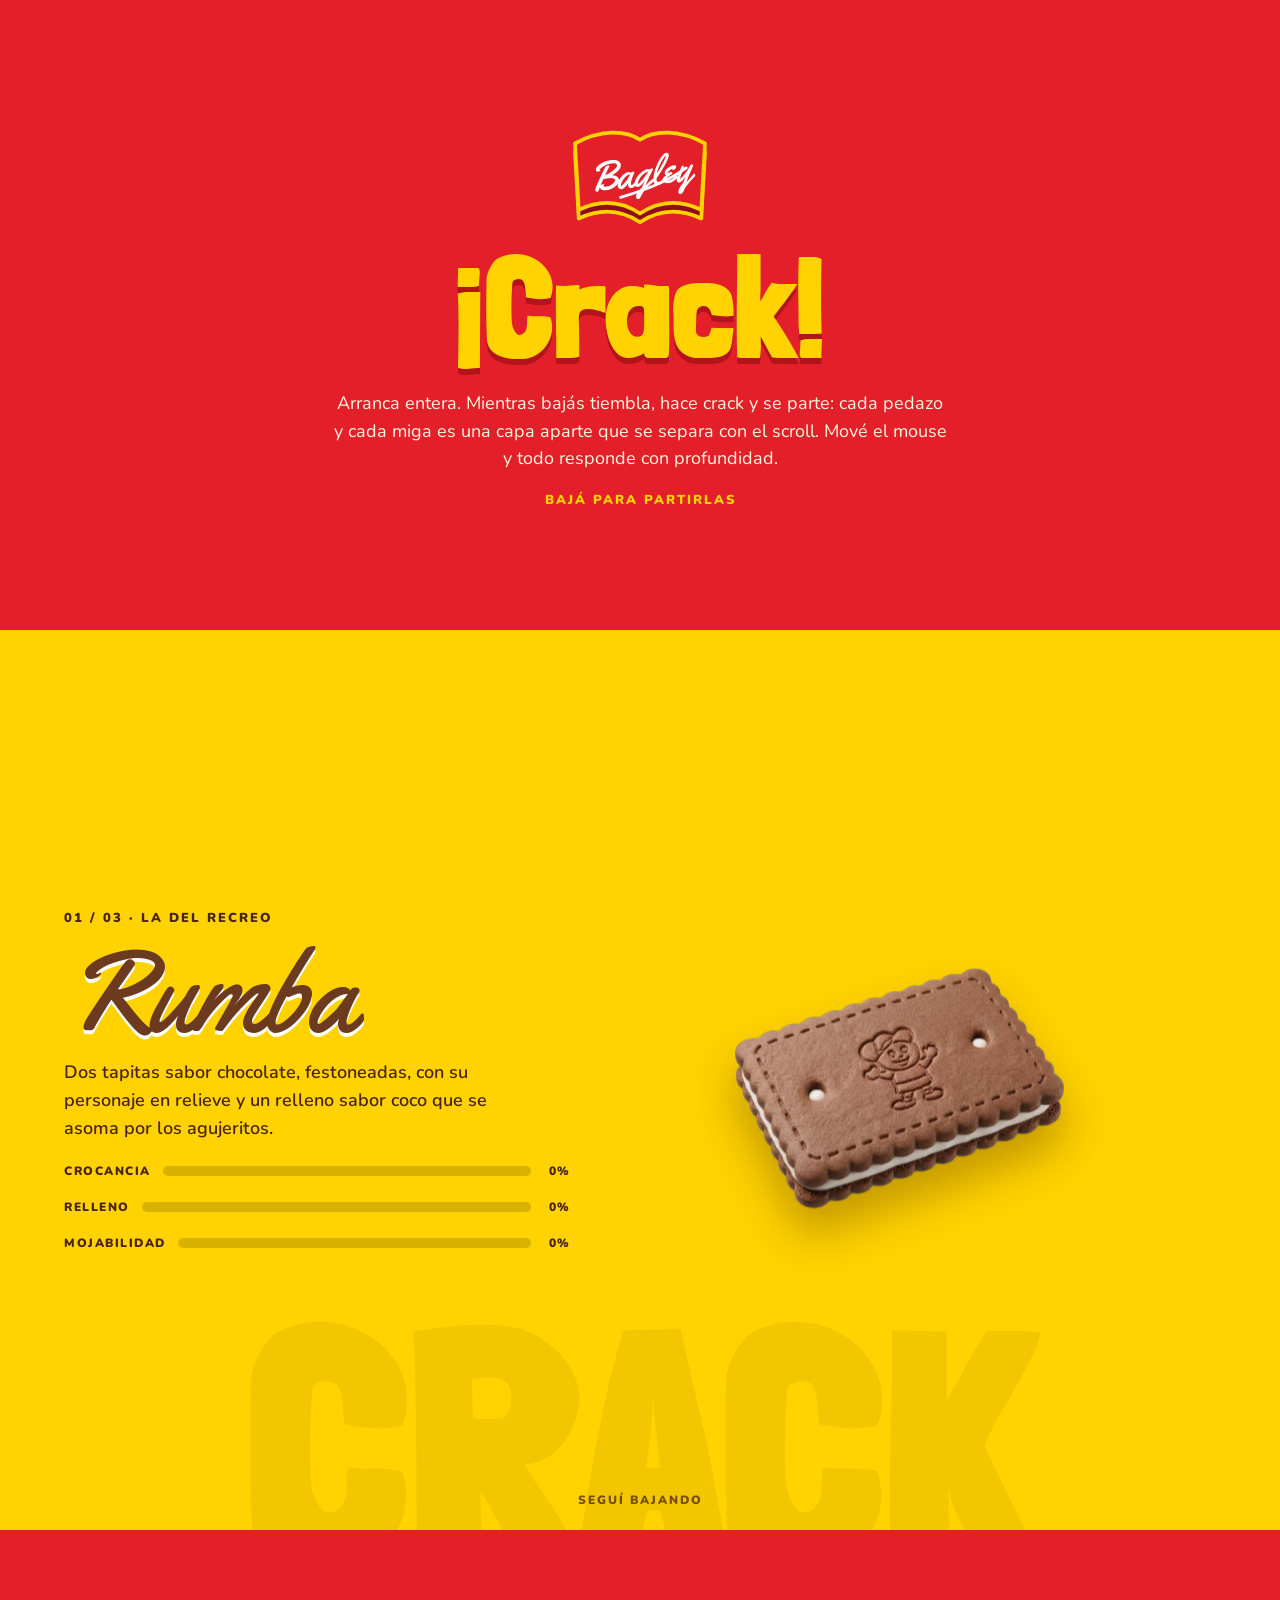
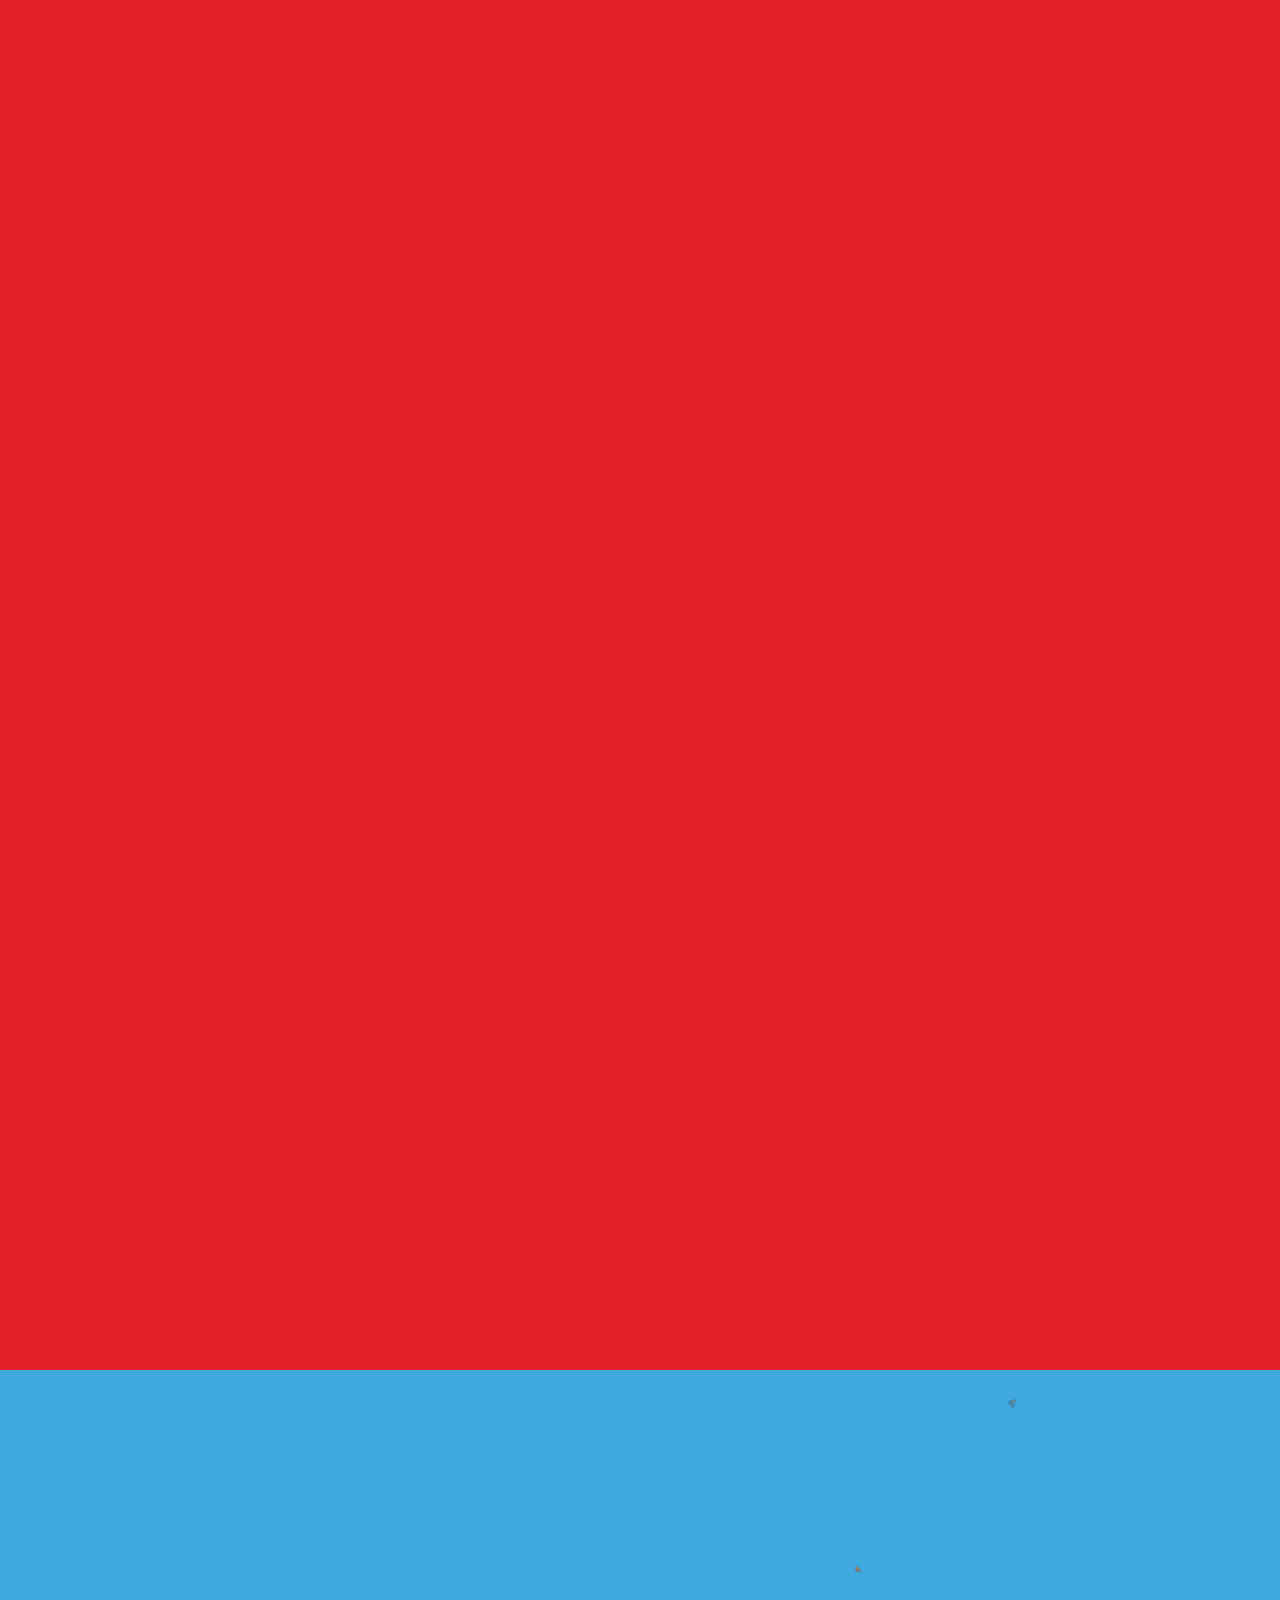
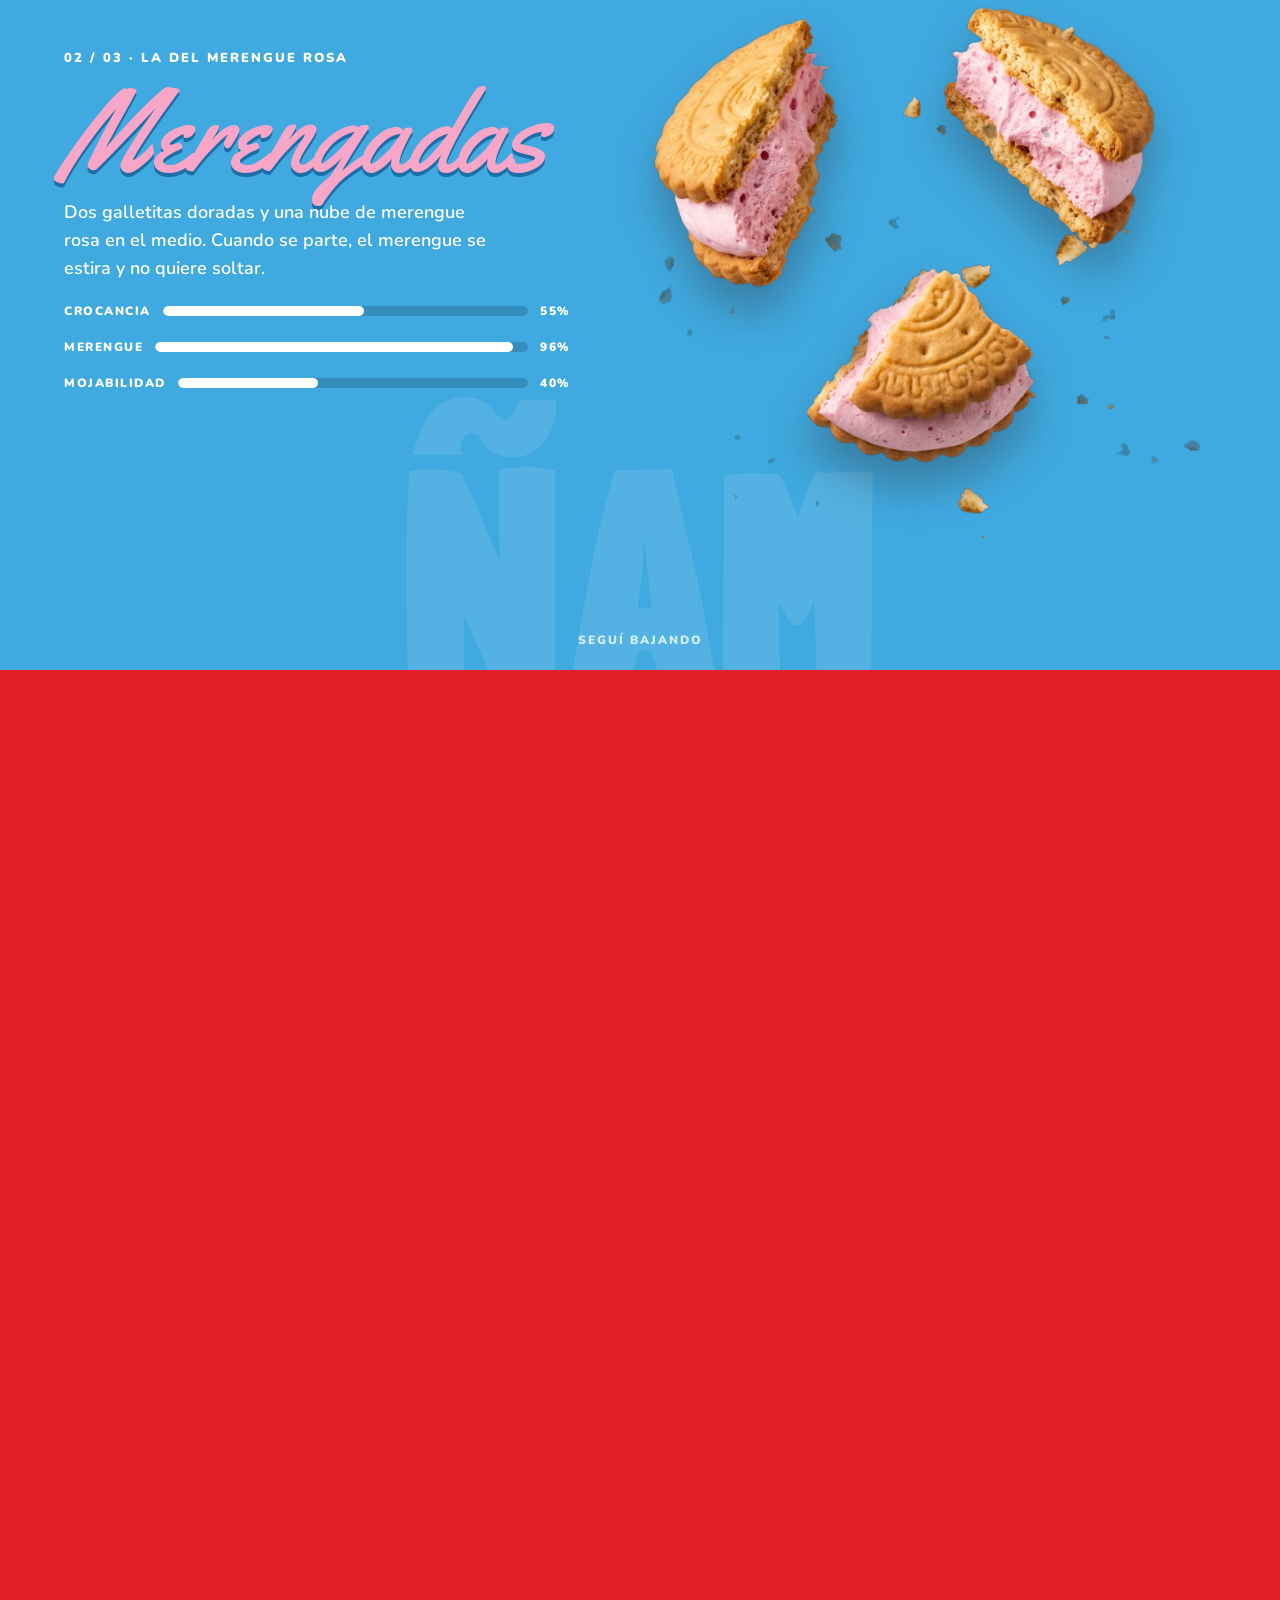
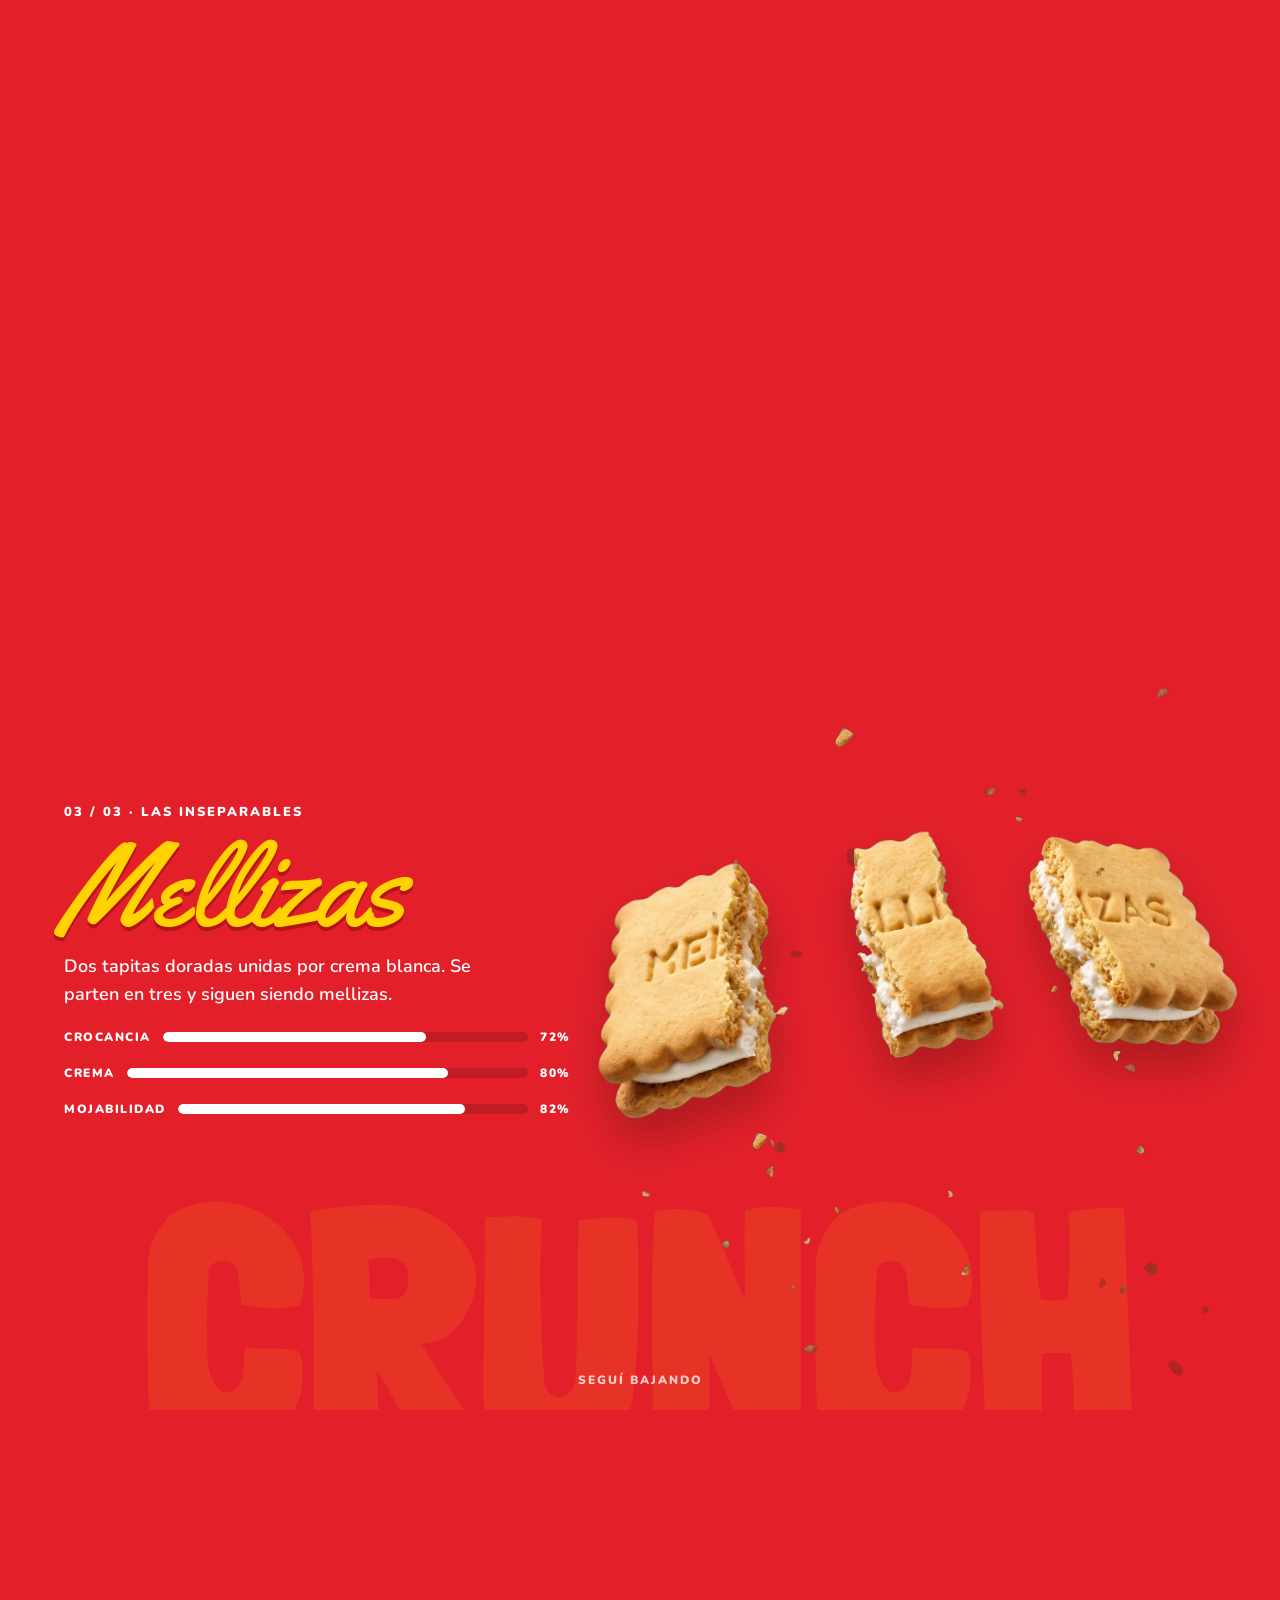
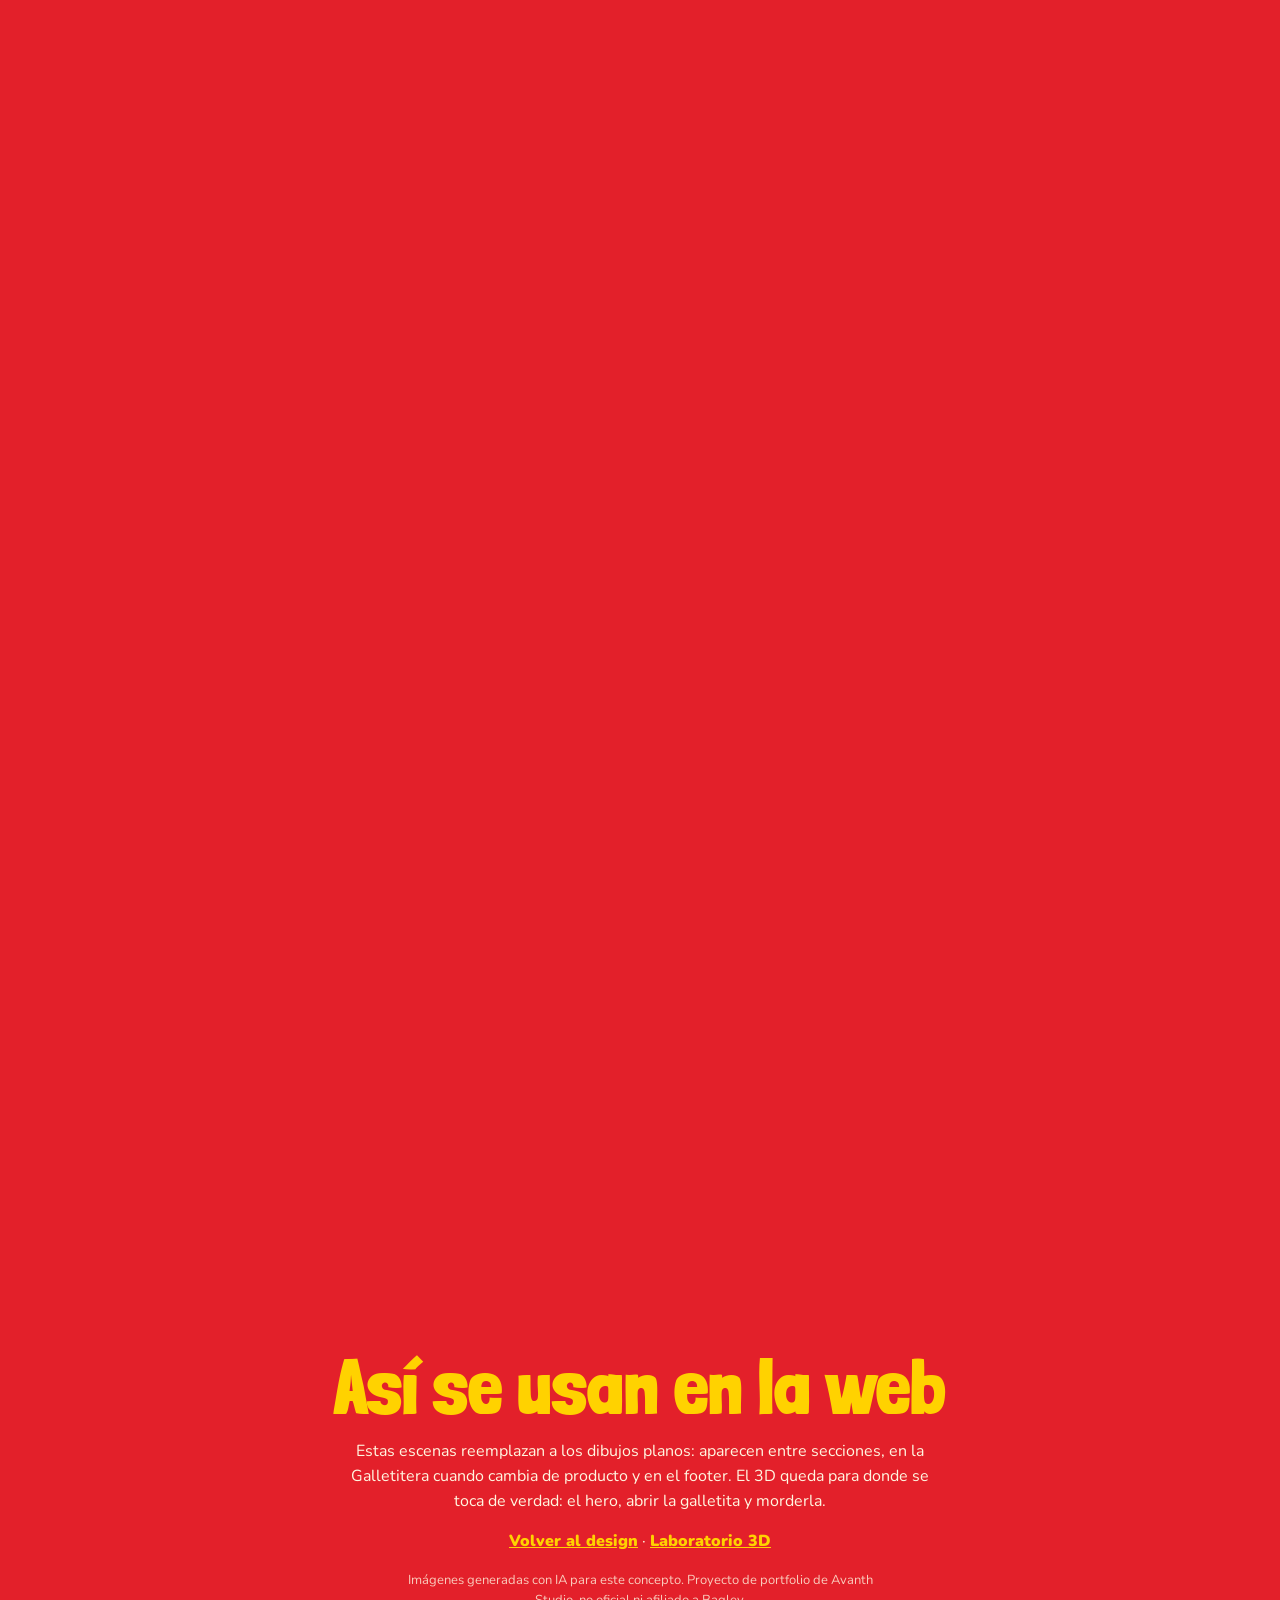
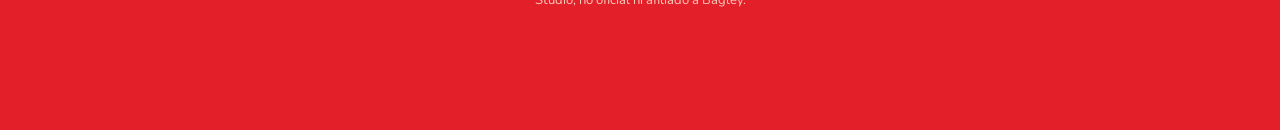
<file: design/partidas.html>
<!DOCTYPE html>
<html lang="es">
<head>
<meta charset="utf-8">
<meta name="viewport" content="width=device-width, initial-scale=1">
<title>Bagley Galletitas Partidas</title>
<link rel="preconnect" href="https://fonts.googleapis.com">
<link rel="preconnect" href="https://fonts.gstatic.com" crossorigin>
<link href="https://fonts.googleapis.com/css2?family=Londrina+Solid:wght@400;900&family=Nunito:wght@600;800;900&family=Yellowtail&display=swap" rel="stylesheet">
<style>
:root {
  /* Cada escena queda fija mientras el scroll parte la galletita; el texto a la izquierda, la galletita a la derecha. */
  --rojo: #E3202A;
  --rojo-hondo: #B3141C;
  --amarillo: #FFD200;
  --blanco: #FFFFFF;
  --choco: #3A1A0F;
  --cafe: #6B3A1F;
  --f-display: "Londrina Solid", "Arial Narrow", Impact, sans-serif;
  --f-script: "Yellowtail", "Brush Script MT", cursive;
  --f-body: "Nunito", "Trebuchet MS", system-ui, sans-serif;
  color-scheme: light;
}
* { box-sizing: border-box; }
html, body { margin: 0; }
body { background: var(--rojo); color: var(--blanco); font-family: var(--f-body); }
.intro { min-height: 70vh; display: grid; place-items: center; text-align: center; padding: 60px 20px; gap: 18px; align-content: center; }
.intro h1 { font-family: var(--f-display); font-weight: 900; font-size: clamp(60px, 11vw, 150px); line-height: .9; margin: 0; color: var(--amarillo); text-shadow: 0 6px 0 var(--rojo-hondo); text-wrap: balance; }
.intro p { max-width: 56ch; font-size: 18px; line-height: 1.55; margin: 0; color: #FFF6E0; }
.intro .down { font-weight: 900; letter-spacing: 2px; text-transform: uppercase; font-size: 13px; color: var(--amarillo); }
.logo { width: 150px; }

.scene { height: 260vh; position: relative; }
.stick { position: sticky; top: 0; height: 100vh; overflow: hidden; display: grid; grid-template-columns: .9fr 1.1fr; align-items: center; gap: 2vw; padding: 0 5vw; background: var(--bg); color: var(--ink); }
.scene .big {
  position: absolute; inset: auto 0 -4vw; text-align: center; pointer-events: none;
  font-family: var(--f-display); font-weight: 900; font-size: 26vw; line-height: .8; color: var(--ghost); white-space: nowrap;
}
.copy { position: relative; z-index: 2; display: grid; gap: 14px; max-width: 34rem; }
.copy .tag { font-weight: 900; font-size: 13px; letter-spacing: 2px; text-transform: uppercase; }
.copy h2 { margin: 0; font-family: var(--f-script); font-weight: 400; font-size: clamp(64px, 9vw, 132px); line-height: .9; color: var(--title); text-shadow: 0 4px 0 var(--shadow); }
.copy p { margin: 0; font-size: 18px; line-height: 1.55; font-weight: 600; max-width: 40ch; }
.meter { display: grid; grid-template-columns: auto 1fr auto; gap: 12px; align-items: center; font-weight: 900; font-size: 12px; letter-spacing: 1.5px; text-transform: uppercase; margin-top: 6px; }
.meter i { height: 10px; border-radius: 99px; background: rgba(0,0,0,.15); overflow: hidden; display: block; }
.meter i b { display: block; height: 100%; width: 0; background: var(--ink); border-radius: 99px; }
.meter span { font-variant-numeric: tabular-nums; min-width: 4ch; text-align: right; }
.stage { position: relative; z-index: 1; width: min(84vh, 100%); aspect-ratio: 1; justify-self: center; }
.stage img { position: absolute; display: block; will-change: transform; user-select: none; -webkit-user-drag: none; }
.stage img.piece { filter: drop-shadow(0 26px 22px rgba(40, 10, 0, .28)); }
.stage canvas { position: absolute; inset: -10%; width: 120%; height: 120%; pointer-events: none; }
.hint { position: absolute; left: 50%; bottom: 22px; transform: translateX(-50%); font-weight: 900; font-size: 12px; letter-spacing: 2px; text-transform: uppercase; opacity: .75; z-index: 3; }

.rumba { --bg: #FFD200; --ink: #4A2414; --title: #6B3A1F; --shadow: #FFFFFF; --ghost: rgba(107,58,31,.08); }
.merengadas { --bg: #3FA9E0; --ink: #FFFFFF; --title: #F7A6C8; --shadow: #1C6FA6; --ghost: rgba(255,255,255,.1); }
.mellizas { --bg: #E3202A; --ink: #FFFFFF; --title: #FFD200; --shadow: #B3141C; --ghost: rgba(255,210,0,.1); }

.outro { padding: 100px 20px 120px; text-align: center; display: grid; gap: 16px; justify-items: center; }
.outro h2 { font-family: var(--f-display); font-size: clamp(40px, 6vw, 80px); margin: 0; color: var(--amarillo); line-height: .95; }
.outro p { max-width: 60ch; color: #FFF6E0; margin: 0; line-height: 1.55; }
.outro a { color: var(--amarillo); font-weight: 900; }
:focus-visible { outline: 3px solid var(--amarillo); outline-offset: 3px; }

@media (max-width: 820px) {
  .stick { grid-template-columns: 1fr; grid-template-rows: auto 1fr; padding: 70px 22px 40px; align-items: start; }
  .copy p { font-size: 16px; }
  .copy h2 { font-size: 72px; }
  .stage { width: min(92vw, 52vh); align-self: center; }
}
</style>
</head>
<body>

<header class="intro">
  <svg class="logo" viewBox="0 0 240 170" role="img" aria-label="Bagley">
    <path d="M16 44 C56 22 96 22 120 38 C144 22 184 22 224 44 L218 150 C184 134 150 136 120 156 C90 136 56 134 22 150 Z" fill="#8E0E14" stroke="#FFD200" stroke-width="6" stroke-linejoin="round" transform="translate(0 6)"/>
    <path d="M16 36 C56 14 96 14 120 30 C144 14 184 14 224 36 L218 142 C184 126 150 128 120 148 C90 128 56 126 22 142 Z" fill="#E3202A" stroke="#FFD200" stroke-width="6" stroke-linejoin="round"/>
    <text x="122" y="104" text-anchor="middle" font-family="Yellowtail, cursive" font-size="66" fill="#FFFFFF" transform="rotate(-7 122 96)">Bagley</text>
    <path d="M86 118 C120 112 160 104 196 84" fill="none" stroke="#FFFFFF" stroke-width="4.5" stroke-linecap="round" transform="rotate(-7 122 96)"/>
  </svg>
  <h1>¡Crack!</h1>
  <p>Arranca entera. Mientras bajás tiembla, hace crack y se parte: cada pedazo y cada miga es una capa aparte que se separa con el scroll. Mové el mouse y todo responde con profundidad.</p>
  <span class="down">Bajá para partirlas</span>
</header>

<section class="scene rumba" data-cookie="rumba" aria-label="Rumba">
  <div class="stick">
    <div class="big" aria-hidden="true">CRACK</div>
    <div class="copy">
      <span class="tag">01 / 03 · La del recreo</span>
      <h2>Rumba</h2>
      <p>Dos tapitas sabor chocolate, festoneadas, con su personaje en relieve y un relleno sabor coco que se asoma por los agujeritos.</p>
      <div class="meter" data-v="78">Crocancia<i><b></b></i><span>0%</span></div><div class="meter" data-v="85">Relleno<i><b></b></i><span>0%</span></div><div class="meter" data-v="64">Mojabilidad<i><b></b></i><span>0%</span></div>
    </div>
    <div class="stage" role="img" aria-label="Rumba partida en pedazos con migas"></div>
    <span class="hint">Seguí bajando</span>
  </div>
</section>
<section class="scene merengadas" data-cookie="merengadas" aria-label="Merengadas">
  <div class="stick">
    <div class="big" aria-hidden="true">ÑAM</div>
    <div class="copy">
      <span class="tag">02 / 03 · La del merengue rosa</span>
      <h2>Merengadas</h2>
      <p>Dos galletitas doradas y una nube de merengue rosa en el medio. Cuando se parte, el merengue se estira y no quiere soltar.</p>
      <div class="meter" data-v="55">Crocancia<i><b></b></i><span>0%</span></div><div class="meter" data-v="96">Merengue<i><b></b></i><span>0%</span></div><div class="meter" data-v="40">Mojabilidad<i><b></b></i><span>0%</span></div>
    </div>
    <div class="stage" role="img" aria-label="Merengadas partida en pedazos con migas"></div>
    <span class="hint">Seguí bajando</span>
  </div>
</section>
<section class="scene mellizas" data-cookie="mellizas" aria-label="Mellizas">
  <div class="stick">
    <div class="big" aria-hidden="true">CRUNCH</div>
    <div class="copy">
      <span class="tag">03 / 03 · Las inseparables</span>
      <h2>Mellizas</h2>
      <p>Dos tapitas doradas unidas por crema blanca. Se parten en tres y siguen siendo mellizas.</p>
      <div class="meter" data-v="72">Crocancia<i><b></b></i><span>0%</span></div><div class="meter" data-v="80">Crema<i><b></b></i><span>0%</span></div><div class="meter" data-v="82">Mojabilidad<i><b></b></i><span>0%</span></div>
    </div>
    <div class="stage" role="img" aria-label="Mellizas partida en pedazos con migas"></div>
    <span class="hint">Seguí bajando</span>
  </div>
</section>


<section class="outro">
  <h2>Así se usan en la web</h2>
  <p>Estas escenas reemplazan a los dibujos planos: aparecen entre secciones, en la Galletitera cuando cambia de producto y en el footer. El 3D queda para donde se toca de verdad: el hero, abrir la galletita y morderla.</p>
  <p><a href="https://claude.ai/artifact/Y2TcXRrcWAHVnFaNDrbjGm">Volver al design</a> · <a href="https://claude.ai/artifact/RceCwyTNt4bvu9BQEr8czC">Laboratorio 3D</a></p>
  <p style="font-size:13px;opacity:.8">Imágenes generadas con IA para este concepto. Proyecto de portfolio de Avanth Studio, no oficial ni afiliado a Bagley.</p>
</section>

<script>
const PARTS = {"mellizas":[{"file":"mellizas-00.webp","kind":"piece","x":0.0895,"y":0.334,"w":0.319,"h":0.404,"area":355444},{"file":"mellizas-01.webp","kind":"piece","x":0.5945,"y":0.298,"w":0.331,"h":0.3575,"area":314240},{"file":"mellizas-02.webp","kind":"piece","x":0.398,"y":0.297,"w":0.2505,"h":0.371,"area":229518},{"file":"mellizas-03.webp","kind":"crumb","x":0.3915,"y":0.5325,"w":0.032,"h":0.0335,"area":1741},{"file":"mellizas-04.webp","kind":"crumb","x":0.651,"y":0.676,"w":0.029,"h":0.0295,"area":1386},{"file":"mellizas-05.webp","kind":"crumb","x":0.6385,"y":0.619,"w":0.0245,"h":0.0275,"area":1207},{"file":"mellizas-06.webp","kind":"crumb","x":0.3685,"y":0.499,"w":0.0285,"h":0.0255,"area":1129},{"file":"mellizas-07.webp","kind":"crumb","x":0.5985,"y":0.4525,"w":0.0205,"h":0.032,"area":959},{"file":"mellizas-08.webp","kind":"crumb","x":0.6455,"y":0.263,"w":0.025,"h":0.0235,"area":884},{"file":"mellizas-09.webp","kind":"crumb","x":0.6185,"y":0.5165,"w":0.021,"h":0.024,"area":625},{"file":"mellizas-10.webp","kind":"crumb","x":0.3765,"y":0.6015,"w":0.02,"h":0.02,"area":568},{"file":"mellizas-11.webp","kind":"crumb","x":0.5775,"y":0.407,"w":0.022,"h":0.0185,"area":551},{"file":"mellizas-12.webp","kind":"crumb","x":0.382,"y":0.368,"w":0.0215,"h":0.019,"area":548},{"file":"mellizas-13.webp","kind":"crumb","x":0.612,"y":0.6605,"w":0.0165,"h":0.022,"area":441},{"file":"mellizas-14.webp","kind":"crumb","x":0.624,"y":0.6335,"w":0.0185,"h":0.0175,"area":402},{"file":"mellizas-15.webp","kind":"crumb","x":0.676,"y":0.6635,"w":0.0165,"h":0.017,"area":362},{"file":"mellizas-16.webp","kind":"crumb","x":0.5595,"y":0.3715,"w":0.018,"h":0.0165,"area":353},{"file":"mellizas-17.webp","kind":"crumb","x":0.5795,"y":0.4295,"w":0.0165,"h":0.0175,"area":335},{"file":"mellizas-18.webp","kind":"crumb","x":0.567,"y":0.3895,"w":0.0135,"h":0.0115,"area":122}],"merengadas":[{"file":"merengadas-00.webp","kind":"piece","x":0.163,"y":0.2065,"w":0.306,"h":0.43,"area":330933},{"file":"merengadas-01.webp","kind":"piece","x":0.4905,"y":0.194,"w":0.3475,"h":0.3935,"area":322742},{"file":"merengadas-02.webp","kind":"piece","x":0.333,"y":0.5025,"w":0.373,"h":0.321,"area":291942},{"file":"merengadas-03.webp","kind":"crumb","x":0.5165,"y":0.433,"w":0.0505,"h":0.057,"area":5479},{"file":"merengadas-04.webp","kind":"crumb","x":0.4355,"y":0.444,"w":0.037,"h":0.0335,"area":2133},{"file":"merengadas-05.webp","kind":"crumb","x":0.6625,"y":0.5695,"w":0.027,"h":0.0275,"area":1270},{"file":"merengadas-06.webp","kind":"crumb","x":0.48,"y":0.427,"w":0.0235,"h":0.0235,"area":584},{"file":"merengadas-07.webp","kind":"crumb","x":0.554,"y":0.162,"w":0.0205,"h":0.0185,"area":411},{"file":"merengadas-08.webp","kind":"crumb","x":0.46,"y":0.279,"w":0.017,"h":0.014,"area":275},{"file":"merengadas-09.webp","kind":"crumb","x":0.4065,"y":0.573,"w":0.0175,"h":0.0155,"area":248},{"file":"merengadas-10.webp","kind":"crumb","x":0.6155,"y":0.497,"w":0.0125,"h":0.0165,"area":189}],"rumba":[{"file":"rumba-00.webp","kind":"piece","x":0.15,"y":0.2695,"w":0.3515,"h":0.4125,"area":380188},{"file":"rumba-01.webp","kind":"piece","x":0.5365,"y":0.2655,"w":0.299,"h":0.3515,"area":288556},{"file":"rumba-02.webp","kind":"piece","x":0.4145,"y":0.497,"w":0.265,"h":0.3225,"area":197274},{"file":"rumba-03.webp","kind":"crumb","x":0.3905,"y":0.6435,"w":0.0305,"h":0.0245,"area":1104},{"file":"rumba-04.webp","kind":"crumb","x":0.4475,"y":0.23,"w":0.023,"h":0.023,"area":731},{"file":"rumba-05.webp","kind":"crumb","x":0.664,"y":0.6135,"w":0.018,"h":0.0185,"area":395},{"file":"rumba-06.webp","kind":"crumb","x":0.49,"y":0.415,"w":0.0215,"h":0.018,"area":335},{"file":"rumba-07.webp","kind":"crumb","x":0.471,"y":0.515,"w":0.012,"h":0.0145,"area":151},{"file":"rumba-08.webp","kind":"crumb","x":0.3575,"y":0.7035,"w":0.0115,"h":0.0155,"area":117},{"file":"rumba-09.webp","kind":"crumb","x":0.3305,"y":0.6805,"w":0.0105,"h":0.012,"area":68}]};
const reduce = matchMedia('(prefers-reduced-motion: reduce)').matches;
const scenes = [];
const mouse = { x: 0, y: 0, tx: 0, ty: 0 };
addEventListener('pointermove', e => { mouse.tx = e.clientX / innerWidth - .5; mouse.ty = e.clientY / innerHeight - .5; });

document.querySelectorAll('.scene').forEach(sec => {
  const name = sec.dataset.cookie, items = PARTS[name], stage = sec.querySelector('.stage');
  const pieces = items.filter(t => t.kind === 'piece');
  let cx = 0, cy = 0, A = 0;
  for (const p of pieces) { cx += (p.x + p.w / 2) * p.area; cy += (p.y + p.h / 2) * p.area; A += p.area; }
  cx /= A; cy /= A;
  // migas extra: copias chicas de las migas recortadas, con dirección y profundidad propias
  const crumbsSrc = items.filter(t => t.kind === 'crumb');
  let seed = name.length * 97;
  const rnd = () => (seed = (seed * 16807) % 2147483647) / 2147483647;
  const layers = items.map((t, i) => {
    const img = new Image();
    img.src = 'fotos/' + t.file; img.alt = ''; img.decoding = 'async';
    img.className = t.kind;
    img.style.left = t.x * 100 + '%'; img.style.top = t.y * 100 + '%';
    img.style.width = t.w * 100 + '%';
    stage.appendChild(img);
    const mx = t.x + t.w / 2, my = t.y + t.h / 2;
    return { img, kind: t.kind, dx: mx - cx, dy: my - cy, depth: t.kind === 'piece' ? .6 + i * .15 : 1.2 + rnd() * 1.5, spin: (rnd() - .5) * (t.kind === 'piece' ? 10 : 120) };
  });
  for (let k = 0; k < 26 && crumbsSrc.length; k++) {
    const s = crumbsSrc[k % crumbsSrc.length], img = new Image();
    img.src = 'fotos/' + s.file; img.alt = ''; img.className = 'crumb';
    const a = rnd() * Math.PI * 2, r = .08 + rnd() * .1, sc = .4 + rnd() * .8;
    img.style.left = (cx + Math.cos(a) * r * .3) * 100 + '%'; img.style.top = (cy + Math.sin(a) * r * .3) * 100 + '%';
    img.style.width = s.w * 100 * sc + '%';
    stage.appendChild(img);
    layers.push({ img, kind: 'extra', dx: Math.cos(a) * r * 2.4, dy: Math.sin(a) * r * 2.4, depth: 1 + rnd() * 2, spin: (rnd() - .5) * 400 });
  }
  // la galletita entera: se ubica sobre el bloque de pedazos juntos y se cambia por ellos en el crack
  const F0 = -.38;
  let bx0 = 1, by0 = 1, bx1 = 0, by1 = 0;
  for (const t of pieces) {
    const ox = (t.x + t.w / 2 - cx) * F0, oy = (t.y + t.h / 2 - cy) * F0;
    bx0 = Math.min(bx0, t.x + ox); by0 = Math.min(by0, t.y + oy);
    bx1 = Math.max(bx1, t.x + t.w + ox); by1 = Math.max(by1, t.y + t.h + oy);
  }
  const whole = new Image();
  whole.src = 'fotos/' + name + '-entera.webp'; whole.alt = ''; whole.className = 'piece whole';
  // mismo "peso" visual que los pedazos juntos: igualar superficie, respetando la proporción de la foto
  const place = () => {
    const asp = whole.naturalWidth / whole.naturalHeight || 1.4;
    const ww = Math.min(.8, Math.sqrt(.78 * (bx1 - bx0) * (by1 - by0) * asp)), wh = ww / asp;
    whole.style.width = ww * 100 + '%';
    whole.style.left = ((bx0 + bx1) / 2 - ww / 2) * 100 + '%';
    whole.style.top = ((by0 + by1) / 2 - wh / 2) * 100 + '%';
  };
  whole.onload = place; if (whole.complete) place();
  stage.appendChild(whole);
  const meters = [...sec.querySelectorAll('.meter')].map(m => ({ bar: m.querySelector('b'), num: m.querySelector('span'), v: +m.dataset.v }));
  scenes.push({ sec, stage, layers, meters, whole });
});

const ease = t => 1 - Math.pow(1 - t, 3);
function frame() {
  mouse.x += (mouse.tx - mouse.x) * .08; mouse.y += (mouse.ty - mouse.y) * .08;
  for (const s of scenes) {
    const r = s.sec.getBoundingClientRect();
    if (r.bottom < 0 || r.top > innerHeight) continue;
    const span = r.height - innerHeight;
    let p = reduce ? 1 : Math.min(1, Math.max(0, -r.top / span));
    if (p >= .22 && !s.cracked) { s.cracked = true; s.stage.animate([{ transform: 'scale(1.06)' }, { transform: 'scale(1)' }], { duration: 260, easing: 'ease-out' }); }
    if (p < .22) s.cracked = false;
    // 0–.18 entera, .18–.24 temblor del crack, .24–1 se separa
    // 0–.14 entera flotando · .14–.22 tiembla cada vez más · .22 crack: cambia a pedazos · después se separan
    const CR = .22;
    const shakeAmt = p > .14 && p < CR ? Math.pow((p - .14) / (CR - .14), 2) : 0;
    const shake = Math.sin(p * 1400) * shakeAmt * 9;
    const broken = p >= CR;
    const open = ease(Math.min(1, Math.max(0, (p - CR) / .68)));
    const bob = Math.sin(performance.now() / 700) * 6;
    s.whole.style.opacity = broken ? 0 : 1;
    s.whole.style.transform = `translate3d(${(mouse.x * 30 + shake).toFixed(1)}px, ${(mouse.y * 22 + bob).toFixed(1)}px, 0) rotate(${(mouse.x * 4 + shake * .4).toFixed(2)}deg) scale(${(1 + shakeAmt * .04).toFixed(3)})`;
    const W = s.stage.clientWidth;
    for (const L of s.layers) {
      let x, y, rot, op = 1;
      if (L.kind === 'piece') {
        // juntos al principio (cerrados hacia el centro), separados al final (más que en la foto)
        const f = -.38 + open * .78;
        x = L.dx * f * W; y = L.dy * f * W; rot = L.spin * open;
      } else {
        const f = open * (L.kind === 'extra' ? 1 : 1.6);
        x = L.dx * f * W; y = L.dy * f * W + open * open * 40 * L.depth; rot = L.spin * open;
        op = Math.min(1, .3 + open * 4);
      }
      x += mouse.x * 40 * L.depth + shake; y += mouse.y * 30 * L.depth;
      L.img.style.transform = `translate3d(${x.toFixed(1)}px, ${y.toFixed(1)}px, 0) rotate(${rot.toFixed(2)}deg)`;
      L.img.style.opacity = broken ? op : 0;
    }
    for (const m of s.meters) { const v = Math.round(m.v * Math.min(1, open * 1.2)); m.bar.style.width = v + '%'; m.num.textContent = v + '%'; }
  }
  requestAnimationFrame(frame);
}
frame();
</script>
</body>
</html>
</file>
